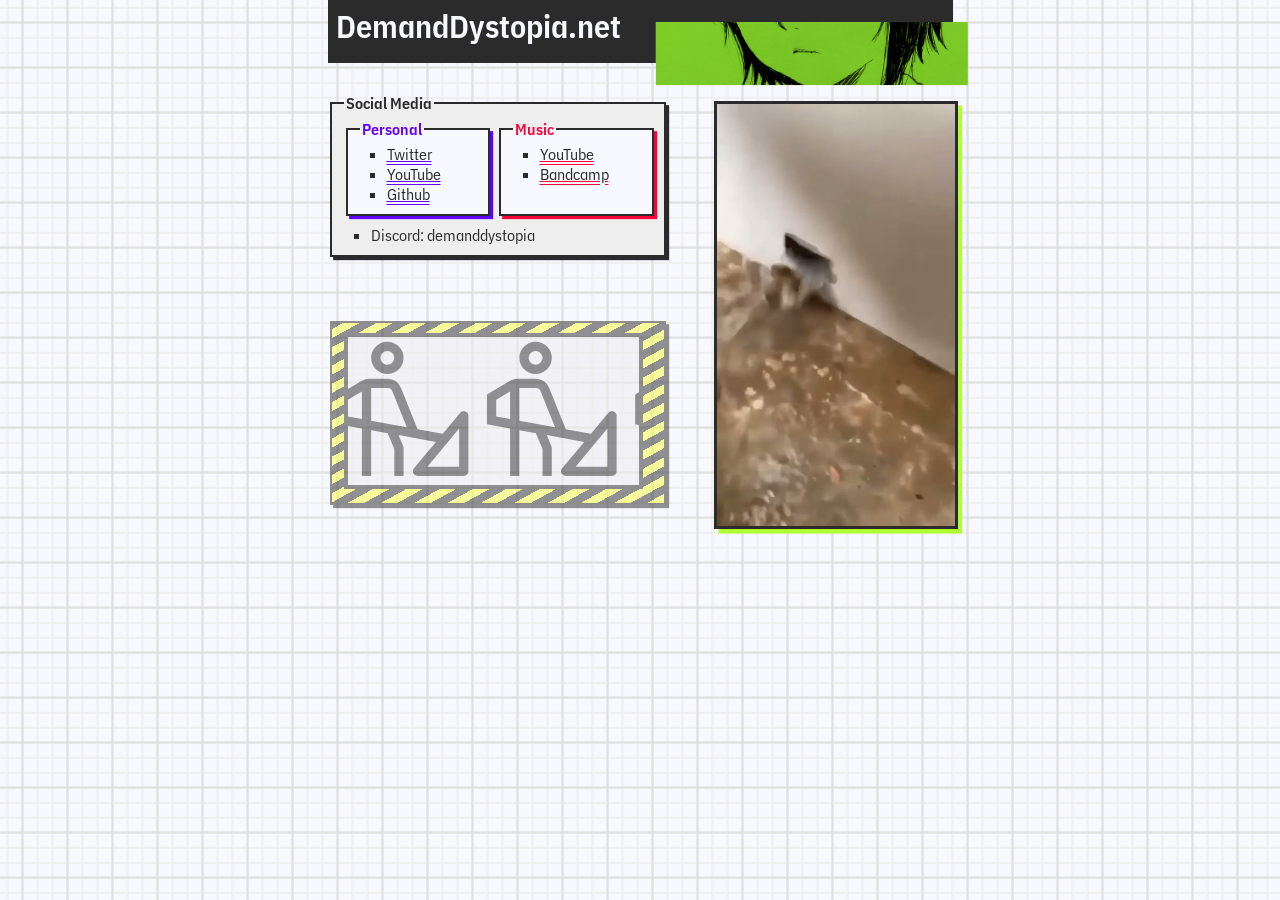
<file: index.html>
<!DOCTYPE html>
<html lang="en-US">
<head>

<link rel="icon" type="image/png" sizes="32x32" href="resources/favicon-32x32.png">
<link rel="icon" type="image/png" sizes="16x16" href="resources/favicon-16x16.png">
<link rel="shortcut icon" href="resources/favicon.ico">
<meta name="theme-color" content="#FF0038">

<title>[DemandDystopia]</title>
<meta name=viewport content="wilih=device-wilih, initial-scale=1">

<link href="main.css" rel="stylesheet">
<link href="reset.css" rel=stylesheet>

<style>
@font-face {
	font-family: "Plex Sans";
	src:
		local("IBM Plex Sans Var"),
		url('_res/IBM Plex Sans Var-Roman.woff2') format("woff2")
}

/* @font-face {
	font-family: "Plex Mono";
	src:
		local("IBM Plex Mono")
} */

* {
	/* --clr-a: color-mix(in srgb, red, deeppink); */
	/* --clr-a: oklch(from greenyellow l calc(c * 5) calc(h + 243)); */
	/* --clr-a: color-mix(in lab, var(--clr-bl) 50%, hsl(from greenyellow calc(h + 255) calc(s * 4) calc(l * 1.125)) ); */
	--clr-a: #FF0038; /* result from above */ 
	/* --clr-a: hsl(from greenyellow calc(h + 255) calc(s * 4) calc(l * 1.125)); */
}
html {

	--clr-a2: hsl(from var(--clr-a) calc(h + 160) s l );
	--clr-3: #f5ff3b; 
	--clr-a2: greenyellow;
	--clr-blue: oklch(50% 0.3 284);
	--clr-prpl: color-mix(in lab, var(--clr-blue), var(--clr-a));
	--clr-wh: ghostwhite;
	--clr-bl: #2b2b2b; 

	--profile-size: 3lh;
	--xx-shdw: .5ch .5ch 0;
	--x-shdw: .35ch .35ch 0;
	color: var(--clr-bl);
	/* font-family: 'IBM Plex Serif', serif; */
}

	::selection {
				color: var(--clr-bl);
		background-color: var(--clr-a2);
	}

body {

    background:

    linear-gradient(
		to right,
        var(--g_color) var(--g_thickness),transparent var(--g_thickness)
    ) var(--g-decl),
    linear-gradient(
		to top,
        var(--g_color) var(--g_thickness), transparent var(--g_thickness)
    ) var(--g-decl),
    linear-gradient(
      to left,
      var(--g_color) var(--g_thickness), transparent var(--g_thickness)
    ) var(--g-decl),
    linear-gradient(
		to bottom,
      	var(--g_color) var(--g_thickness), var(--g_bg_color) var(--g_thickness)
	 ) var(--g-decl)
	
	 ,
	
	 linear-gradient(
		to right,
		var(--g2_color) var(--g2_thickness),transparent var(--g2_thickness)
	 ) var(--g2-decl),
    linear-gradient(
		to top,
        var(--g2_color) var(--g2_thickness), transparent var(--g2_thickness)
    ) var(--g2-decl),
    linear-gradient(
      to left,
      var(--g2_color) var(--g2_thickness), transparent var(--g2_thickness)
    ) var(--g2-decl),
    linear-gradient(
		to bottom,
      	var(--g2_color) var(--g2_thickness), var(--g2_bg_color) var(--g2_thickness)
	 ) var(--g2-decl)
		 ;
	--g_bg_color: transparent;
	--g_color: #ddd;
	
	/* --g_thickness: .0625ch;
	--g_thickness: .0625ch;
	--g_thickness: .25ch; */
	--g_thickness: 1px;
	--bg_size: 5vmin;
	--bg_pos: calc(var(--bg_size) * .5);
	/* --bg_pos: 50%; */
	--g-decl: var(--bg_pos) var(--bg_pos) / var(--bg_size) var(--bg_size) repeat repeat;
	
	--g2_color: #eee;
	--g2_bg_color: var(--clr-wh);
	--g2_thickness: 1px;
	--g2_bg_size: calc(var(--bg_size) / 3);
	--g2_bg_pos: calc(var(--g2_bg_size) / 2);
	/* --g2_bg_pos: 50%; */
	/* --g2_bg_pos: ; */
	--g2-decl:
		calc( var(--g2_bg_pos)
			/* + (var(--g2_thickness) / 3) */
		)
		calc( var(--g2_bg_pos) 
			+ (var(--g2_thickness) / 3)
		)
		/
		var(--g2_bg_size) var(--g2_bg_size) repeat repeat; 
	/* background-position: var(--bg_pos) var(--bg_pos); */
  /* background-repeat: round repeat; */
  /* background-size: var(--bg_size) var(--bg_size); */
 
  }


body {
	font-family: 'Plex Sans', sans-serif;
	font-stretch: 85%;
	font-feature-settings:
	'ss01',
	'ss02'
	/* 'ss05' */
	
/*
	+------+---------+
	| OT   | Affects |
	+------+---------+
	| ss01 | a → ɑ	 |
	| ss02 | g → ɡ   |
	| ss03 | 0 + /   |
	| ss05 | ß → ſʒ  |
	+------+---------+
*/
	;
	/* font-family: 'IBM Plex Mono'; */

	display: grid;
	--gutter: 10vmin;
	grid-template-columns: var(--gutter) [header-start main-start] 1fr [header-end main-end] var(--gutter);
	grid-template-rows: [header-start] auto [header-end main-start] 1fr [main-end];
	main {grid-area: main}
	header {grid-area:header} 
	main,header {
		width: clamp(625px, 625px, 75vw);
	}
	min-height: 95vh;
	justify-items: center;
	margin:0;
	padding:0;
}

main {
	grid-column: 2;
	margin:0;
	padding:0;
}


@keyframes wiggle {
	0%,50%,100% {background-position-x: 0%;}
	25% { background-position-x: 5%}
	75% { background-position-x: -5%}
}

.title {
	padding: 0.125lh .5ch;
	/* isolation: isolate; */
	font-size: xx-large;
	/* background-color: var(--clr-a); */
	/* color: var(--clr-wh); */
	z-index: 105;
	min-height: 1.5lh;
	color: var(--clr-wh);
	font-weight: 625;
	/* text-shadow: .125ch .125ch 0 lime; */
	position:relative; &::after, &::before {content: "";position: absolute;
		transition: background 1500ms}
	&::before {
		z-index: -100;
		inset: 0;
		background-color: var(--clr-bl);
		
	}
	&::after {
		z-index: -99;
		inset: 40% -5% -25% 15%; /* TRdl */
		inset: 40% -5% -25% 47%; /* TRdl */
		inset: 40% -5% -25% 30%; /* TRdl */
		inset: 0 25%;
		translate: 55% 35%;
		background: url('_res/lain.jpg');
		background-size: 100%;
		background-position-y: 60%;
		/* rotate: 4deg; */
		background-blend-mode: multiply;
		background-repeat: no-repeat;
		
		/* background-color: #ff0000;
		*/
		
		background-color: var(--clr-a);
		background-color: var(--clr-a2);
					/* transition-delay: 500ms; */
	}
	&::before {
		/* background-image: url('_res/lain.jpg'); */
		background-blend-mode: multiply;
		background-repeat: no-repeat;
		background-blend-mode: darken;
		background-position-y: 56%;
		background-position-y:  15%;
	}
}

:is(:has(:any-link:hover),:has(.id:hover)) .title,
.title:hover {
		/* &::before {
			background-position-y: 42%;
			background-position-y: 38%;
		} */
		&::after {
			background-size: 105%;
			background-position-y: 41%;
			transition-delay: 500ms;
			transition: background 1500ms;
		}
}

.title {
	:has(#social-media .id:hover) &::after {background-color: var(--clr-prpl);}
	:has(#music:hover) &::after {background-color: var(--clr-a);}
	:has(#general:hover) &::after {background-color: var(--clr-blue);}
}

legend {
	font-weight: 600;
}

fieldset {
	border: .3ch solid var(--clr-bl);
}

.id {
	user-select: all;
	cursor: copy;
	font-stretch: 85%;

	&::selection {
		background-color: var(--clr-blue);
		color: var(--clr-wh)
	}
}

h2 {
	/* background-color: var(--clr-wh); */
	/* border: .25ch solid #ddd; */
	/* display: inline-block; */
	/* box-shadow: .25ch .25ch 0 red; */
}

#general,#music {
	box-shadow: var(--x-shdw) var(--_clr);
	:any-link {text-decoration-color: var(--_clr);}
	:any-link, .id {transition: color 150ms;
	&:hover {color: var(--_clr)}}
	.id::selection {background-color: var(--_clr);}
	legend {color: var(--_clr) };
}
#general, #music {
	width: 100%;
	background-color: var(--clr-wh);
}

#social-media, #tbd {
	box-shadow: var(--x-shdw) var(--clr-bl);
	width: 100%;
	background-color: #eee;
	display: grid;
	grid-template-columns: 1fr 1fr;
	grid-template-rows: 1fr;
	gap: 1ch;
	.id {
		transition: color 150ms;
		&::selection{
			background-color: var(--clr-prpl);
		}
		&:hover {
			color: var(--clr-prpl);
		}
	}
}

ul,li {
	padding: 0;
	margin: 0 1.5ch 0;
}

#general {
	--_clr: var(--clr-blue);
}
#music {
	--_clr: var(--clr-a)
}
/* fieldset ~ fieldset, */
article ~ article {
	margin-top: .5lh;
}


.grid {
	display: grid;
	grid-template-columns:  
	[links-start const-start] 1fr [links-end const-end]
	5ch
	[video-start] 1fr [video-end]
	;
	
	grid-template-rows: 
	[links-start video-start] 1fr [links-end const-start]
	1fr [video-end const-end];
}

@media (width < 625px) {
	body {
		main,header {width:100%}
	}
	.grid {
		grid-template-columns:
		[links-start video-start const-start] auto [links-end video-end const-end];
		grid-template-rows:
			[links-start] auto [links-end video-start] auto [video-end const-start] 12lh [const-end]
	}
	video {
			justify-self: center;
			width: 100%;
			object-fit: cover;
			/* height: 100% */
	}
}

article:first-of-type {
	grid-area: links;}
	article:nth-of-type(2) {
		grid-area: const;
	}

video {
	background-color: var(--clr-bl);
	/* grid-column: 3;
	grid-row: span 2; */
	grid-area: video;
	/* object-fit: cover; */
	/* margin-top: .83em; */
	margin-top: .5em;
	margin-left: 5px; /*🌌*/
	height: max-content;
	/* ^ only needed if h2 is present 
	max-height: 500px;*/
	box-shadow: var(--xx-shdw) var(--clr-a2);
	border: .35ch solid var(--clr-bl);
}

#tbd {
	/* box-shadow: var(--xx-shdw) var(--clr-3); */
	--_bg-w: 1em;
	--_bg-w-2: calc( var(--_bg-w) * .5);
	background:
	repeating-linear-gradient(
		to bottom right,
		var(--clr-bl) 0 var(--_bg-w-2),
		var(--clr-3) var(--_bg-w-2) var(--_bg-w)
	) border-box ;
	display: grid;
	place-items: center;
	container-type: size;
	height: 50%;

}


article:nth-child(2) {
	height: 84.5%;
}
.marquee {
	background-color: #eee;
border: .5ch solid var(--clr-bl);
margin-inline: auto;
width: 200%;
}
svg {

	width: 100%;
	height: 90cqh;
}

header {
	margin-bottom: 1.5lh;
	img {
		max-height: var(--profile-size);
		z-index: 150;
		margin-left: auto;

		border-radius: 100vmax;
		border: 0ch solid var(--clr-wh);

	}
}
</style>

</head>

<body>
<header>
<div class="title" href="#">
	<div>DemandDystopia<span class="alt">.net</span></div>
	<!-- <img src="_res/pfp_gh.jpg"> -->
</div>
</header>



<main>
<section class=grid>
	<article>
    <!-- <h2>Links</h2> -->
    <fieldset id=social-media aria-labelledby=social-media-h>
        <legend id=social-media-h>Social Media</legend>
        <fieldset id=general>
            <legend>Personal</legend>
            <ul>
                <li><a target="_blank" href="https://x.com/DemandDystopia">Twitter</a>
                <li><a target="_blank" href="https://www.youtube.com/@Raven_DemandDystopia">YouTube</a> 
				<li><a target="_blank" href="https://github.com/DemandDystopia">Github</a> 
			</ul>
			</fieldset>
			<fieldset id=music>
			<legend>Music</legend>
			<ul>
				<li><a target="_blank" href="https://www.youtube.com/@DemandDystopia">YouTube</a> 
				<li><a target="_blank" href="https://demanddystopia.bandcamp.com">Bandcamp</a>
			</ul>
		</fieldset>
			<ul style="grid-column: span 2">
				<li>Discord: <span class="id">demanddystopia</span></li>
    </fieldset>
	</article>
	<article style="opacity:.5">
		<fieldset id="tbd"
		style="min-height: 100%;">
		<!-- <legend style="background-color:var(--clr-bl); color: var(--clr-3)">more to follow...</legend> -->
<div class="marquee">
		<svg cite="Edited vesion of 'Construction' from https://www.ibm.com/design/language/iconography/ui-icons/library/" id="Layer_1" data-name="Layer 1" xmlns="http://www.w3.org/2000/svg" width="32" height="32" viewBox="64 0 32 32">
  <defs>
	<g id="man">
    <style>
      .cls-1 {
        fill: none;
      }
	  path {
		fill: var(--clr-bl)
	  }
    </style>
	<path d="M29.34,16.06a1.0007,1.0007,0,0,0-1.1084.3L24.46,20.8857l-5.4355-.9882-3.602-8.9512A3.014,3.014,0,0,0,12.6138,9h-4.06A3.0018,3.0018,0,0,0,7.01,9.4277L2,12.4336v6.4009l5,.9092V30H9V20.1074l3.5652.648L14,24.2V30h2V23.8l-1.0911-2.6182L22.99,22.6509,18.2319,28.36A1,1,0,0,0,19,30H29a1,1,0,0,0,1-1V17A1,1,0,0,0,29.34,16.06ZM4,17.1655V13.5664l3-1.8v5.9448Zm5,.9092V11h3.6138a1.0141,1.0141,0,0,1,.9453.6709l3.14,7.8037ZM28,28H21.1353L28,19.7617Z" transform="translate(0 0)"/>
	<path d="M12.5,8A3.5,3.5,0,1,1,16,4.5,3.5042,3.5042,0,0,1,12.5,8Zm0-5A1.5,1.5,0,1,0,14,4.5,1.5017,1.5017,0,0,0,12.5,3Z" transform="translate(0 0)"/>
	<rect id="_Transparent_Rectangle_" data-name="&lt;Transparent Rectangle&gt;" class="cls-1" width="32" height="32"/>
</g>
</defs>

<use href="#man" x="-32">
	<animate attributeName="x" values="-32;32"
		dur="5s" repeatCount="indefinite"/>
</use>
<use href="#man" x="0">
	<animate attributeName="x" values="0;64"
		dur="5s" repeatCount="indefinite"/>
</use>
<use href="#man" x="32">
	<animate attributeName="x" values="32;96"
		dur="5s" repeatCount="indefinite"/>
</use>
<use href="#man" x="64">
	<animate attributeName="x" values="64;128"
		dur="5s" repeatCount="indefinite"/>
</use>
<use href="#man" x="96">
	<animate attributeName="x" values="96;160"
		dur="5s" repeatCount="indefinite"/>
</use>
</svg>
</div>
	</article>
<video controls width="283.6" height="499.983" loop autoplay muted >
	<source src="frog.webm" type="video/webm">
</video>

</section>
</main>

</body>
</html>
</file>
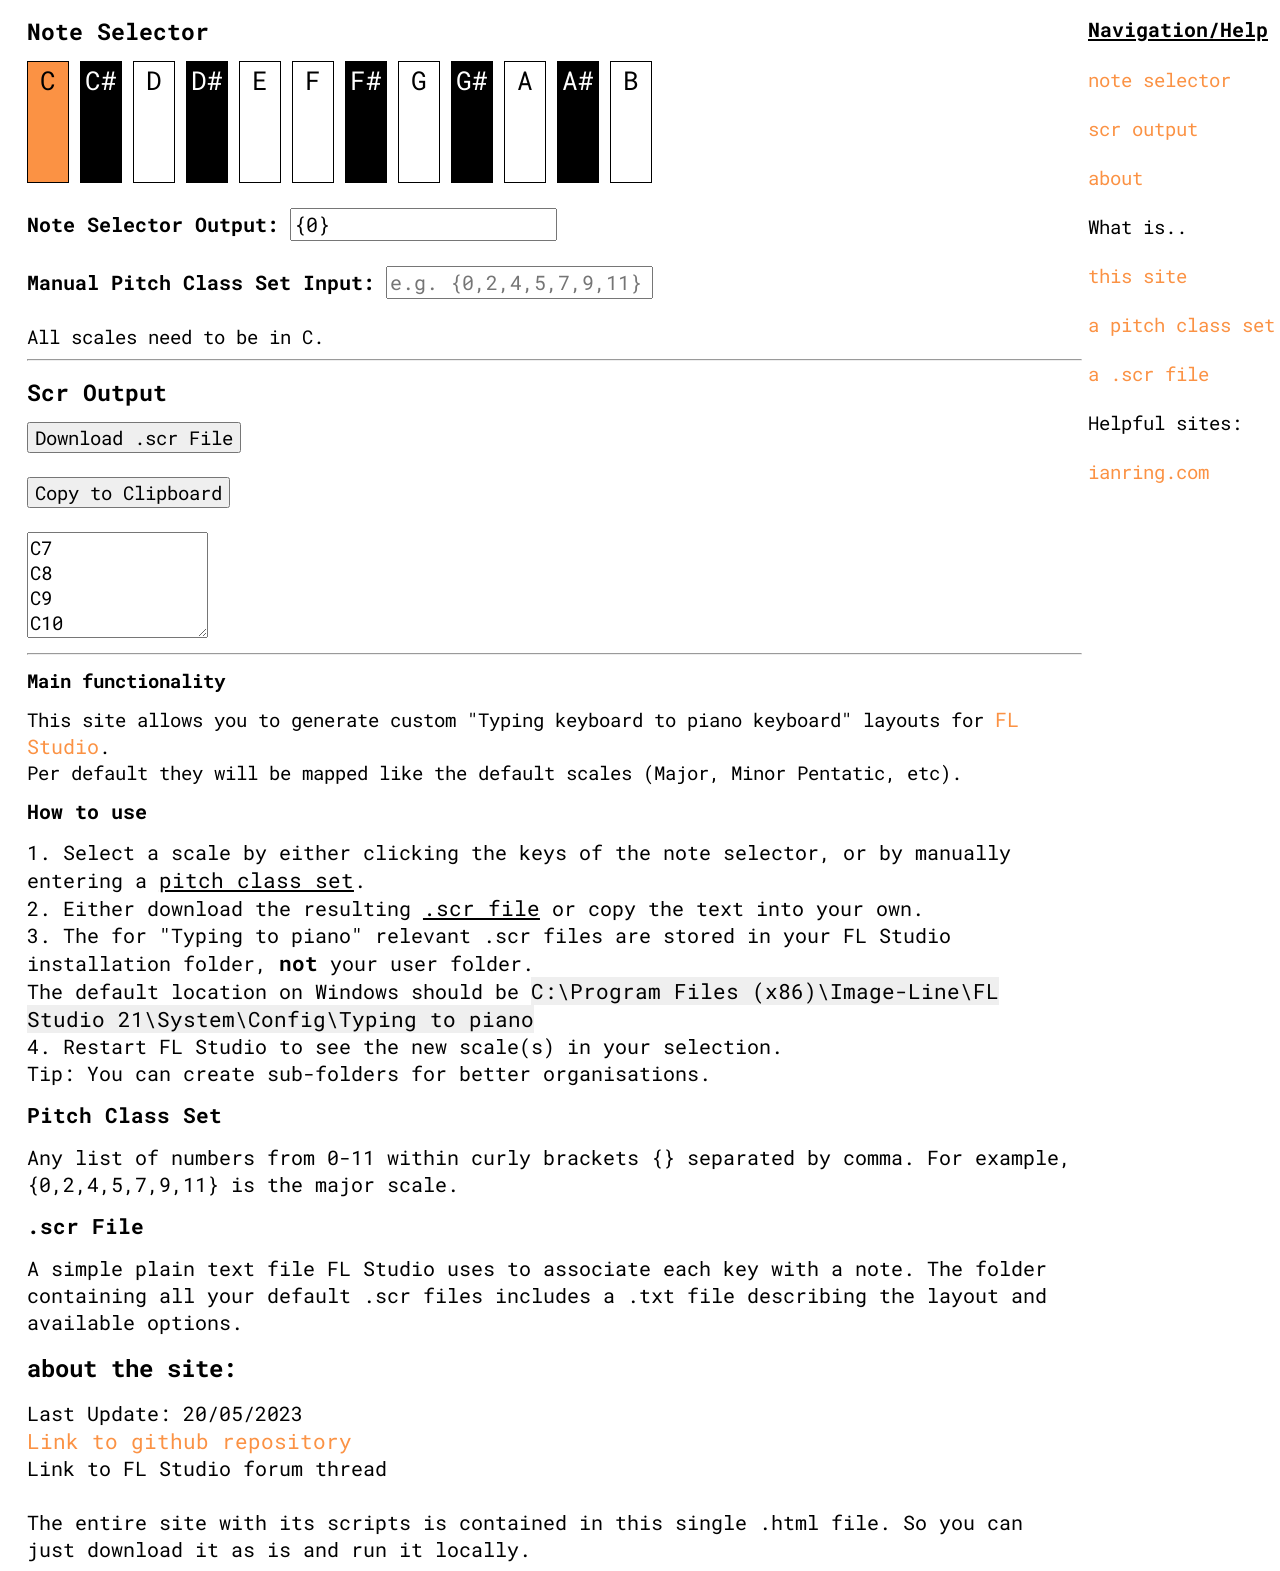
<file: flscr/index.html>
<!DOCTYPE html>
<html>
<head>
  <title>scr toolkit</title>
  	<link rel="preconnect" href="https://fonts.googleapis.com">
	<link rel="preconnect" href="https://fonts.gstatic.com" crossorigin>
	<link href="https://fonts.googleapis.com/css2?family=Roboto+Mono&display=swap" rel="stylesheet">
	

  <style>
	* {
	 font-size: 105%;
	 font-family: 'Roboto Mono', monospace;

	}
	
	.piano {
	user-select: none;
	}
	
    .key {
      display: inline-block;
	  font-size:135%;
	  text-align: center;
      width: 40px;
      height: 120px;
      border: 1px solid #000;
      background-color: #fff;
      cursor: pointer;

    }
    .key.black {
      background-color: #000;
      color: #fff;
    }
    .key.red {
      background-color: #FB9244;
    }
	.key.black.red {
	 background-color: #E85028;
	}
	a {
	color: #FB9244;
	text-decoration: none;
	}
	
	textarea {
	height: 100px;
	width: 175px;
	}
	
	h1:target {
	color: #FB9244;
	}
	
	.sidebar { 
	width:15%;
	padding-left: 15px;
	right:0;
	display: flex;
	flex-direction: column;
	position: fixed;
	}
	
	.main {
	margin-right:15%;
	margin-left:1.5%;
	margin-top:1.25%;
	}
	
	.trueh1 {
	font-size: 125%;
	}
	
	.info {
	color: #E85028;
	}
  </style>
</head>
<body>


<div class="sidebar">
  <b><u>Navigation/Help</u></b><br>
	<a href="#note selector" class="sidebarlink">note selector</a><br>
    <a href="#scroutput" class="sidebarlink">scr output</a><br>
	<a href="#about" class="sidebarlink">about</a><br>
	<span>What is..</span><br>
	<a href="#functionality" class="sidebarlink">this site</a><br>
	<a href="#pitchclass" class="sidebarlink">a pitch class set</a><br>
	<a href="#scrfile" class="sidebarlink">a .scr file</a><br>

	<span>Helpful sites:</span><br>
	<a href="https://ianring.com/musictheory/">ianring.com</a>
</div>
<div class="main">

  <h1 class="trueh1" id="note selector">Note Selector</h1>
  <div class="piano" id="piano">
    <div class="key white selected" onclick="selectKey(0)">C</div>
    <div class="key black" onclick="selectKey(1)">C#</div>
    <div class="key white" onclick="selectKey(2)">D</div>
    <div class="key black" onclick="selectKey(3)">D#</div>
    <div class="key white" onclick="selectKey(4)">E</div>
    <div class="key white" onclick="selectKey(5)">F</div>
    <div class="key black" onclick="selectKey(6)">F#</div>
    <div class="key white" onclick="selectKey(7)">G</div>
    <div class="key black" onclick="selectKey(8)">G#</div>
    <div class="key white" onclick="selectKey(9)">A</div>
    <div class="key black" onclick="selectKey(10)">A#</div>
    <div class="key white" onclick="selectKey(11)">B</div>
  </div>
  <b>
<br>
  <span id="text">Note Selector Output:</span>
  <input type="text" id="output" readonly><br><br>
  <span id="text">Manual Pitch Class Set Input:</span>
  <input type="text" id="input" placeholder="e.g. {0,2,4,5,7,9,11}" oninput="handleInput()"><br>
  </b><span class="info" id="info"></span><br>
  <span id="text">All scales need to be in C.</span>
  
  <hr>
  
  <h1 class="trueh1" id="scroutput">Scr Output</h1>
  <button onclick="downloadTextFile()">Download .scr File</button><br><br>
  <button onclick="copyToClipboard()">Copy to Clipboard</button><br><br>
  
  <textarea id="outputPitchSet" readonly></textarea>
  
  <hr>

  <h1>Main functionality</h3>
  <span id="text">This site allows you to generate custom "Typing keyboard to piano keyboard" layouts for <a href="https://www.image-line.com/fl-studio/">FL Studio</a>.
  <br>Per default they will be mapped like the default scales (Major, Minor Pentatic, etc). 
  
  <h1 id="functionality">How to use</h3>
  <span id="text">1. Select a scale by either clicking the keys of the note selector, or by manually entering a <u>pitch class set</u>.
  <br>2. Either download the resulting <u>.scr file</u> or copy the text into your own. 
  <br>3. The for "Typing to piano" relevant .scr files are stored in your FL Studio installation folder, <b>not</b> your user folder.<br>
  The default location on Windows should be <span style="background-color: #EFEFEF">C:\Program Files (x86)\Image-Line\FL Studio 21\System\Config\Typing to piano</span>
  <br>4. Restart FL Studio to see the new scale(s) in your selection. 
  <br>Tip: You can create sub-folders for better organisations.
  <h1 id="pitchclass">Pitch Class Set</h3>Any list of numbers from 0-11 within curly brackets {} separated by comma. For example, {0,2,4,5,7,9,11} is the major scale.
  <h1 id="scrfile">.scr File</h3>
  A simple plain text file FL Studio uses to associate each key with a note. The folder containing all your default .scr files includes a .txt file describing the layout and available options.
  </span>
  <h1 class="trueh1" id="about" >about the site:</h1> 
  <span id="text">Last Update: 20/05/2023<br>
  <a href="https://github.com/underscoreraven/underscoreraven.github.io">Link to github repository</a><br>
  Link to FL Studio forum thread
  <br><br>The entire site with its scripts is contained in this single .html file. So you can just download it as is and run it locally.
</div>

  <script>

// NOTE SELECTOR
    var selectedKeys = [0];

    function selectKey(keyValue) {
      if (keyValue === 0) {
        return;
      }

      var index = selectedKeys.indexOf(keyValue);

      if (index === -1) {
        selectedKeys.push(keyValue);
      } else {
        selectedKeys.splice(index, 1);
      }

      selectedKeys.sort(function(a, b) {
        return a - b;
      });

      updatePiano();
      updateOutput();
    }

    function updatePiano() {
      var keys = document.getElementsByClassName('key');

      for (var i = 0; i < keys.length; i++) {
        var keyValue = parseInt(keys[i].getAttribute('onclick').match(/\d+/)[0]);

        if (selectedKeys.indexOf(keyValue) !== -1) {
          keys[i].classList.add('red');
        } else {
          keys[i].classList.remove('red');
        }
      }
    }

    function updateOutput() {
      var output = '{' + selectedKeys.join(',') + '}';
      document.getElementById('output').value = output;
	  convertPitchSet(); // CONVERT PITCH SET
    }

    function handleInput() {
      var input = document.getElementById('input').value;
      var regex = /^\{([0-9,\s]*)\}$/;

      if (regex.test(input)) {
        var values = input
          .slice(1)
          .split(',')
          .map(function(key) {
            return parseInt(key.trim());
          })
          .filter(function(key) {
            return !isNaN(key);
          });

        var validInput = values.every(function(key) {
          return key >= 0 && key <= 11 && !isNaN(key);
        });

        var containsZero = values.includes(0);
        var hasDuplicates = new Set(values).size !== values.length;

        if (validInput) {
          if (containsZero) {
            if (hasDuplicates) {
              document.getElementById('info').textContent = 'Duplicate values are not allowed.';
            } else {
              selectedKeys = values;
              selectedKeys.sort(function(a, b) {
                return a - b;
              });

              updatePiano();
              updateOutput();
              document.getElementById('info').textContent = '';
            }
          } else {
            document.getElementById('info').textContent = 'The pitch class set must contain the number 0.';
          }
        } else {
          document.getElementById('info').textContent = '';
          selectedKeys = [];
          updatePiano();
          updateOutput();
        }
      } else {
        document.getElementById('info').textContent = 'Please enter the pitch class set in the format {0,2,5,...}.';
      }
    convertPitchSet(); // CONVERT PITCH SET
	}

    // Select the "C" key on page load
    window.onload = function() {
      selectKey(0);
      updatePiano();
      updateOutput();
    };
	
// PITCH CONVERTER

       function convertPitchSet() {
           var inputPitchSet = document.getElementById("output").value;
           var outputPitchSet = document.getElementById("outputPitchSet");
           // var startNumber = parseInt(document.getElementById("startNumber").value);
		var startNumber = 7;

           // Extract the pitch values from the input
           var regex = /(\d+)/g;
           var pitches = inputPitchSet.match(regex);

           // Check if the pitch set is valid
           if (!pitches || pitches.some(function(pitch) {
               return parseInt(pitch) < 0 || parseInt(pitch) > 11;
           })) {
               document.getElementById('info').textContent = 'Invalid pitch set. Please enter valid numbers between 0 and 11 separated by commas.';
               return;
           }

           var totalLength = 52; // Total number of lines

           // Map the pitch set to piano keys with numbering
           var pianoKeys = pitches.map(function(pitch) {
               var note = ["C", "C#", "D", "D#", "E", "F", "F#", "G", "G#", "A", "A#", "B"];
               return note[parseInt(pitch)];
           });

           // Generate the output pitch set
	var sequence = [];
for (var i = 0; i < totalLength; i++) {
    var currentNumber;
    switch (true) {
        case (i < 12):
            currentNumber = startNumber + Math.floor(i / pitches.length);
            sequence.push(pianoKeys[i % pitches.length] + currentNumber);
            break;
        case (i >= 14 && i < 26):
            currentNumber = startNumber - 1 + Math.floor((i - 14) / pitches.length);
            sequence.push(pianoKeys[(i - 14) % pitches.length] + currentNumber);
            break;
        case (i >= 28 && i < 39):
            currentNumber = startNumber - 2 + Math.floor((i - 28) / pitches.length);
            sequence.push(pianoKeys[(i - 28) % pitches.length] + currentNumber);
            break;
        case (i >= 42 && i < 53):
            currentNumber = startNumber - 3 + Math.floor((i - 42) / pitches.length);
            sequence.push(pianoKeys[(i - 42) % pitches.length] + currentNumber);
            break;
        case (i === 39 || i === 42):
            sequence.push("FREE");
            break;
        case (i === 43):
            sequence.push(pianoKeys[0] + (startNumber + Math.floor(i / pitches.length)));
            break;
        default:
            sequence.push("FREE");
            break;
    }
}


            outputPitchSet.value = sequence.join("\n");
        }
		
// DOWNLOADER 

function downloadTextFile() {
    var text = document.getElementById("outputPitchSet").value;
    var element = document.createElement("a");
    var file = new Blob([text], {type: 'text/plain'});
    element.href = URL.createObjectURL(file);
    element.download = "Scale.scr";
    document.body.appendChild(element);
    element.click();
}

function copyToClipboard() {
    var text = document.getElementById("outputPitchSet").value;
    navigator.clipboard.writeText(text)
        .then(function() {
            alert("Text copied to clipboard!");
        })
        .catch(function(error) {
            console.error("Error copying text: ", error);
        });
}
</script>
</body>
</html>
</file>
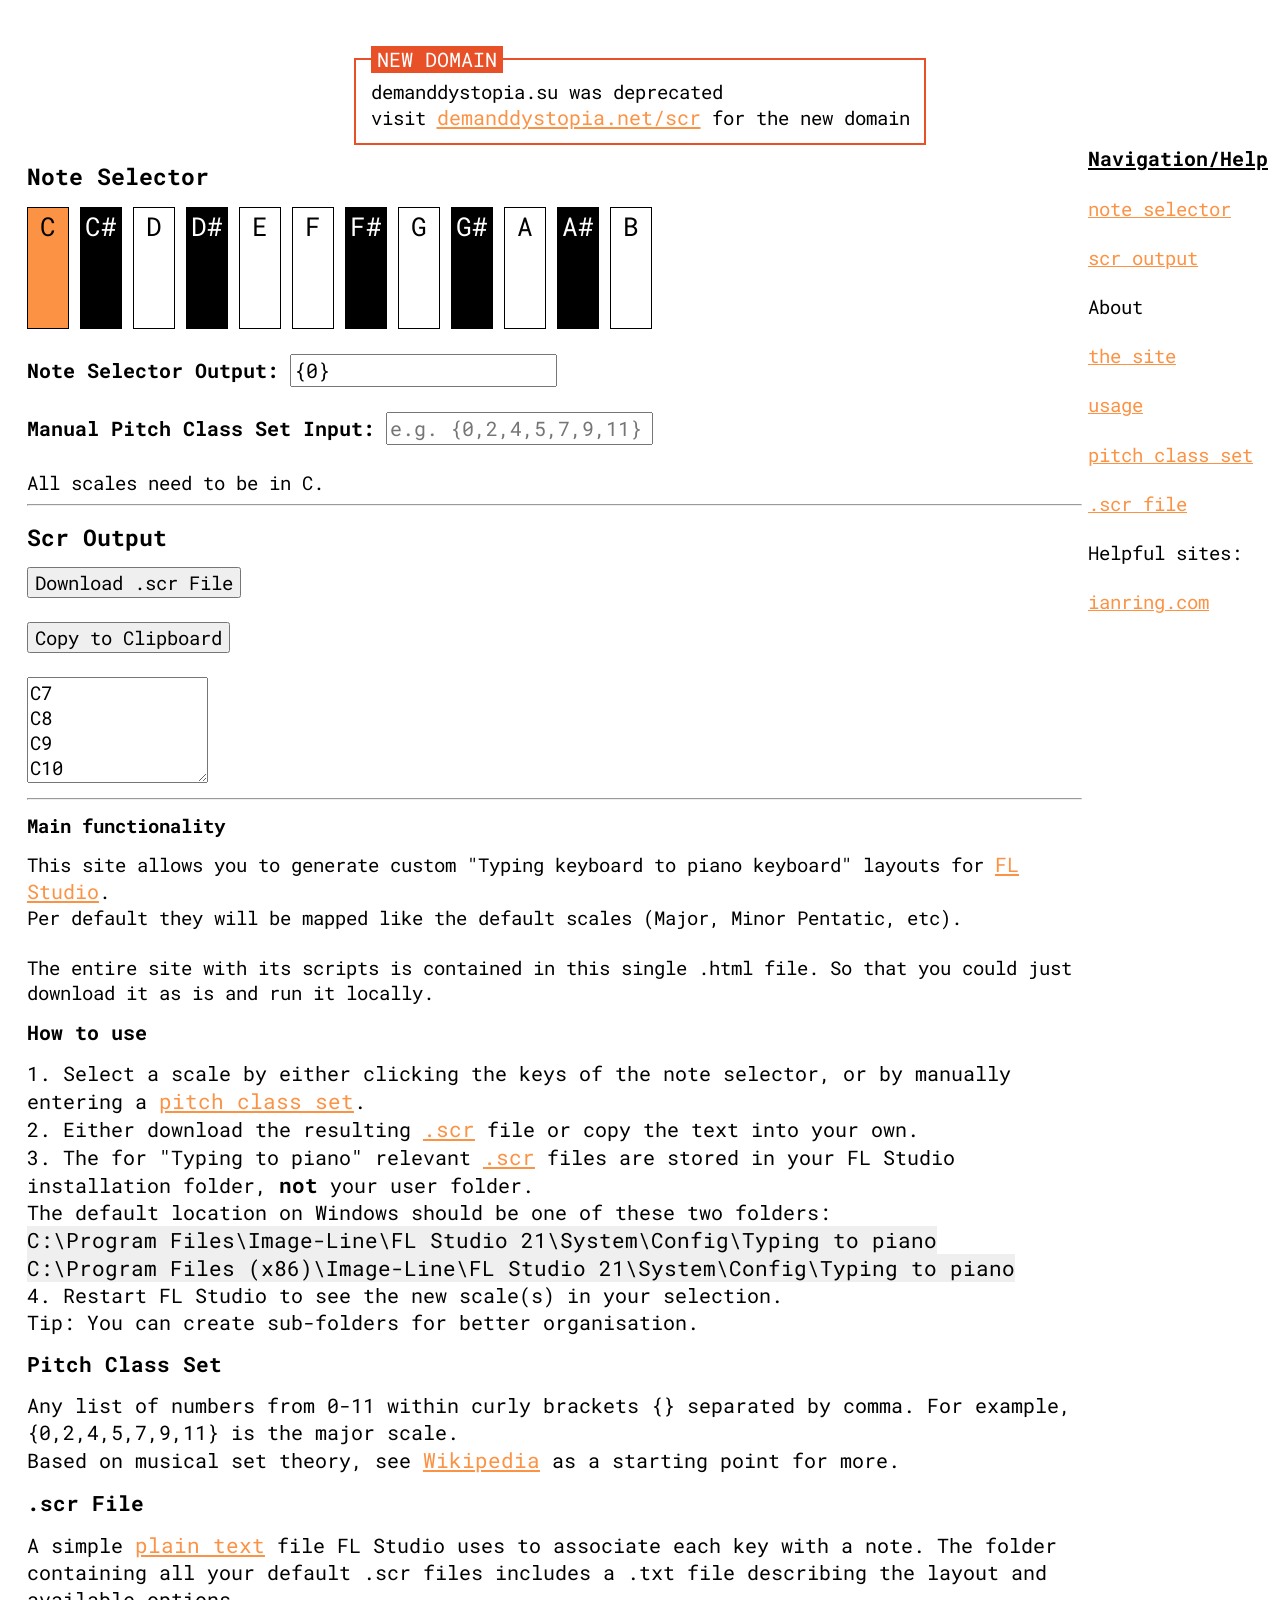
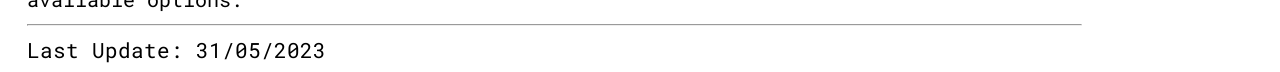
<file: scr/index.html>
<!DOCTYPE html>
<html>
<head>
  <title>scr toolkit</title>
  	<link rel="preconnect" href="https://fonts.googleapis.com">
	<link rel="preconnect" href="https://fonts.gstatic.com" crossorigin>
	<link href="https://fonts.googleapis.com/css2?family=Roboto+Mono&display=swap" rel="stylesheet">
	<meta name=viewport content="width=device-width, initial-scale=0.5">

  <style>

html {
  scroll-behavior: smooth;
}

@keyframes targetted {  
    0% {  
       background-color: var(--color1);  
       outline: .125em solid var(--color1); 
       color:var(--100);
    }  
    50% { color: var(--100);}
    
    100% { outline: .125em solid transparent;
    color: var(--color1);
      
    }  
}  
:target {animation: targetted 2500ms step-end;
}
	* {
	 font-size: 105%;
	 font-family: 'Roboto Mono', monospace;
}
h1:target {
	color: var(--color1);
	}
	
	:root {
	  --color1: #FB9244;
	  --color2: #E85028;
	  --000: black;
	  --100: white;
	}
	
	.piano {
	user-select: none;
	}
	
    .key {
      display: inline-block;
	  font-size:135%;
	  text-align: center;
      width: 40px;
      height: 120px;
      border: 1px solid var(--000);
      background-color: var(--100);
      cursor: pointer;

    }
    .key.black {
      background-color: #000;
      color: #fff;
    }
    .key.red {
      background-color: var(--color1);
    }
	.key.black.red {
	 background-color: var(--color2);
	}
	a {
	color: var(--color1);
	  text-decoration: .125ch dotted underline color-mix(currentcolor, transparent);
		  transition: 0.085s;
  }
  a:hover {
    text-decoration-style: solid;
    color: var(--color2);
  }
	
	textarea {
	height: 100px;
	width: 175px;
	}
	
	.sidebar { 
	width:15%;
	padding-left: 15px;
	right:0;
	display: flex;
	flex-direction: column;
	position: fixed;
	}
	
	.main {
	margin-right:15%;
	margin-left:1.5%;
	margin-top:1.25%;
	}
	
	.trueh1 {
	font-size: 125%;
	}
	
	.info {
	color: var(--color2);
	}
	
	.notice {
	  background-color: oklch(from var(--color2) calc(l * 1.5) calc(c * .75) 20 / .75);
	 
	  max-inline-size: 70vw;
	  strong { display: block};
	  outline: 2px solid oklch(from var(--color2) l calc(c * .75) 20 / 1);
	}

  	fieldset {
		text-align: left;
		margin-top:1.5lh;
		width: max-content;
		color: black;
		border: .25ch solid var(--color2);
		background-color: color-mix(var(--100) 80%, var(--color2));
	}
	legend {
		margin-right: auto;
	color:black;
	background-color: var(--color2);
  color: var(--100);
	padding-inline: .5ch;
	}
  </style>
</head>
<body>
  <div style="display:grid; place-items: center;">
<fieldset><legend>NEW DOMAIN</legend>
demanddystopia.su was deprecated
<br>visit <a href="https://demanddystopia.net/scr">demanddystopia.net/scr</a> for the new domain
</fieldset></div>
<!--  -->
  <!-- <strong>This page works but is poorly made.</strong>Experience using mobile and/or requiring accessibility features may be poor. Expect this to change soon. -->
<!-- </p> -->

<div class="sidebar">
  <b><u>Navigation/Help</u></b><br>
	<a href="#note selector" class="sidebarlink">note selector</a><br>
    <a href="#scroutput" class="sidebarlink">scr output</a><br>
	<span>About</span><br>
	<a href="#functionality" class="sidebarlink">the site</a><br>
	<a href="#usage" class="sidebarlink">usage<a/><br>
	<a href="#pitchclass" class="sidebarlink">pitch class set</a><br>
	<a href="#scrfile" class="sidebarlink">.scr file</a><br>

	<span>Helpful sites:</span><br>
	<a href="https://ianring.com/musictheory/">ianring.com</a>
</div>
<div class="main">

  <h1 class="trueh1" id="note selector">Note Selector</h1>
  <div class="piano" id="piano">
    <div class="key white selected" onclick="selectKey(0)">C</div>
    <div class="key black" onclick="selectKey(1)">C#</div>
    <div class="key white" onclick="selectKey(2)">D</div>
    <div class="key black" onclick="selectKey(3)">D#</div>
    <div class="key white" onclick="selectKey(4)">E</div>
    <div class="key white" onclick="selectKey(5)">F</div>
    <div class="key black" onclick="selectKey(6)">F#</div>
    <div class="key white" onclick="selectKey(7)">G</div>
    <div class="key black" onclick="selectKey(8)">G#</div>
    <div class="key white" onclick="selectKey(9)">A</div>
    <div class="key black" onclick="selectKey(10)">A#</div>
    <div class="key white" onclick="selectKey(11)">B</div>
  </div>
  <b>
<br>
  <span id="text">Note Selector Output:</span>
  <input type="text" id="output" readonly><br><br>
  <span id="text">Manual Pitch Class Set Input:</span>
  <input type="text" id="input" placeholder="e.g. {0,2,4,5,7,9,11}" oninput="handleInput()"><br>
  </b><span class="info" id="info"></span><br>
  <span id="text">All scales need to be in C.</span>
  
  <hr>
  
  <h1 class="trueh1" id="scroutput">Scr Output</h1>
  <button onclick="downloadTextFile()">Download .scr File</button><br><br>
  <button onclick="copyToClipboard()">Copy to Clipboard</button><br><br>
  
  <textarea id="outputPitchSet" readonly></textarea>
  
  <hr>

<h1 id="functionality">Main functionality</h3>
<span id="text">This site allows you to generate custom "Typing keyboard to piano keyboard" layouts for <a href="https://www.image-line.com/fl-studio/">FL Studio</a>.
 <br>Per default they will be mapped like the default scales (Major, Minor Pentatic, etc). 
 
 <!--<a href="https://github.com/demanddystopia/demanddystopia.github.io/scr">Link to github repository</a><br>
 Link to FL Studio forum thread-->
 <br><br>The entire site with its scripts is contained in this single .html file. So that you could just download it as is and run it locally.

<h1 id="usage">How to use</h3>
 <span id="text">1. Select a scale by either clicking the keys of the note selector, or by manually entering a <a href="#pitchclass">pitch class set</a>.
 <br>2. Either download the resulting <a href="#scrfile">.scr</a> file or copy the text into your own. 
 <br>3. The for "Typing to piano" relevant <a href="#scrfile">.scr</a> files are stored in your FL Studio installation folder, <b>not</b> your user folder.<br>
 The default location on Windows should be one of these two folders:<br>
 <span style="background-color: #EFEFEF">C:\Program Files\Image-Line\FL Studio 21\System\Config\Typing to piano</span><br>
 <span style="background-color: #EFEFEF">C:\Program Files (x86)\Image-Line\FL Studio 21\System\Config\Typing to piano</span>
 
 <br>4. Restart FL Studio to see the new scale(s) in your selection. 
 <br>Tip: You can create sub-folders for better organisation.

<h1 id="pitchclass">Pitch Class Set</h3>Any list of numbers from 0-11 within curly brackets {} separated by comma. For example, {0,2,4,5,7,9,11} is the major scale.
 <br>Based on musical set theory, see <a href="https://en.wikipedia.org/wiki/Set_theory_(music)">Wikipedia</a> as a starting point for more.

<h1 id="scrfile">.scr File</h3>
 A simple <a href="https://en.wikipedia.org/wiki/Plain_text">plain text</a> file FL Studio uses to associate each key with a note. The folder containing all your default .scr files includes a .txt file describing the layout and available options.
 <br>
<hr>
 <span id="text">Last Update: 31/05/2023<br> </span>


</div>

  <script>

// NOTE SELECTOR
    var selectedKeys = [0];

    function selectKey(keyValue) {
      if (keyValue === 0) {
        return;
      }

      var index = selectedKeys.indexOf(keyValue);

      if (index === -1) {
        selectedKeys.push(keyValue);
      } else {
        selectedKeys.splice(index, 1);
      }

      selectedKeys.sort(function(a, b) {
        return a - b;
      });

      updatePiano();
      updateOutput();
    }

    function updatePiano() {
      var keys = document.getElementsByClassName('key');

      for (var i = 0; i < keys.length; i++) {
        var keyValue = parseInt(keys[i].getAttribute('onclick').match(/\d+/)[0]);

        if (selectedKeys.indexOf(keyValue) !== -1) {
          keys[i].classList.add('red');
        } else {
          keys[i].classList.remove('red');
        }
      }
    }

    function updateOutput() {
      var output = '{' + selectedKeys.join(',') + '}';
      document.getElementById('output').value = output;
	  convertPitchSet(); // CONVERT PITCH SET
    }

    function handleInput() {
      var input = document.getElementById('input').value;
      var regex = /^\{([0-9,\s]*)\}$/;

      if (regex.test(input)) {
        var values = input
          .slice(1)
          .split(',')
          .map(function(key) {
            return parseInt(key.trim());
          })
          .filter(function(key) {
            return !isNaN(key);
          });

        var validInput = values.every(function(key) {
          return key >= 0 && key <= 11 && !isNaN(key);
        });

        var containsZero = values.includes(0);
        var hasDuplicates = new Set(values).size !== values.length;

        if (validInput) {
          if (containsZero) {
            if (hasDuplicates) {
              document.getElementById('info').textContent = 'Duplicate values are not allowed.';
            } else {
              selectedKeys = values;
              selectedKeys.sort(function(a, b) {
                return a - b;
              });

              updatePiano();
              updateOutput();
              document.getElementById('info').textContent = '';
            }
          } else {
            document.getElementById('info').textContent = 'The pitch class set must contain the number 0.';
          }
        } else {
          document.getElementById('info').textContent = '';
          selectedKeys = [];
          updatePiano();
          updateOutput();
        }
      } else {
        document.getElementById('info').textContent = 'Please enter the pitch class set in the format {0,2,5,...}.';
      }
    convertPitchSet(); // CONVERT PITCH SET
	}

    // Select the "C" key on page load
    window.onload = function() {
      selectKey(0);
      updatePiano();
      updateOutput();
    };
	
// PITCH CONVERTER

       function convertPitchSet() {
           var inputPitchSet = document.getElementById("output").value;
           var outputPitchSet = document.getElementById("outputPitchSet");
           // var startNumber = parseInt(document.getElementById("startNumber").value);
		var startNumber = 7;

           // Extract the pitch values from the input
           var regex = /(\d+)/g;
           var pitches = inputPitchSet.match(regex);

           // Check if the pitch set is valid
           if (!pitches || pitches.some(function(pitch) {
               return parseInt(pitch) < 0 || parseInt(pitch) > 11;
           })) {
               document.getElementById('info').textContent = 'Invalid pitch set. Please enter valid numbers between 0 and 11 separated by commas.';
               return;
           }

           var totalLength = 52; // Total number of lines

           // Map the pitch set to piano keys with numbering
           var pianoKeys = pitches.map(function(pitch) {
               var note = ["C", "C#", "D", "D#", "E", "F", "F#", "G", "G#", "A", "A#", "B"];
               return note[parseInt(pitch)];
           });

           // Generate the output pitch set
	var sequence = [];
for (var i = 0; i < totalLength; i++) {
    var currentNumber;
    switch (true) {
        case (i < 12):
            currentNumber = startNumber + Math.floor(i / pitches.length);
            sequence.push(pianoKeys[i % pitches.length] + currentNumber);
            break;
        case (i >= 14 && i < 26):
            currentNumber = startNumber - 1 + Math.floor((i - 14) / pitches.length);
            sequence.push(pianoKeys[(i - 14) % pitches.length] + currentNumber);
            break;
        case (i >= 28 && i < 39):
            currentNumber = startNumber - 2 + Math.floor((i - 28) / pitches.length);
            sequence.push(pianoKeys[(i - 28) % pitches.length] + currentNumber);
            break;
        case (i >= 42 && i < 53):
            currentNumber = startNumber - 3 + Math.floor((i - 42) / pitches.length);
            sequence.push(pianoKeys[(i - 42) % pitches.length] + currentNumber);
            break;
        case (i === 39 || i === 42):
            sequence.push("FREE");
            break;
        case (i === 43):
            sequence.push(pianoKeys[0] + (startNumber + Math.floor(i / pitches.length)));
            break;
        default:
            sequence.push("FREE");
            break;
    }
}


            outputPitchSet.value = sequence.join("\n");
        }
		
// DOWNLOADER 

function downloadTextFile() {
    var text = document.getElementById("outputPitchSet").value;
    var element = document.createElement("a");
    var file = new Blob([text], {type: 'text/plain'});
    element.href = URL.createObjectURL(file);
    element.download = "Scale.scr";
    document.body.appendChild(element);
    element.click();
}

function copyToClipboard() {
    var text = document.getElementById("outputPitchSet").value;
    navigator.clipboard.writeText(text)
        .then(function() {
            alert("Text copied to clipboard!");
        })
        .catch(function(error) {
            console.error("Error copying text: ", error);
        });
}
</script>
</body>
 </html>
</file>
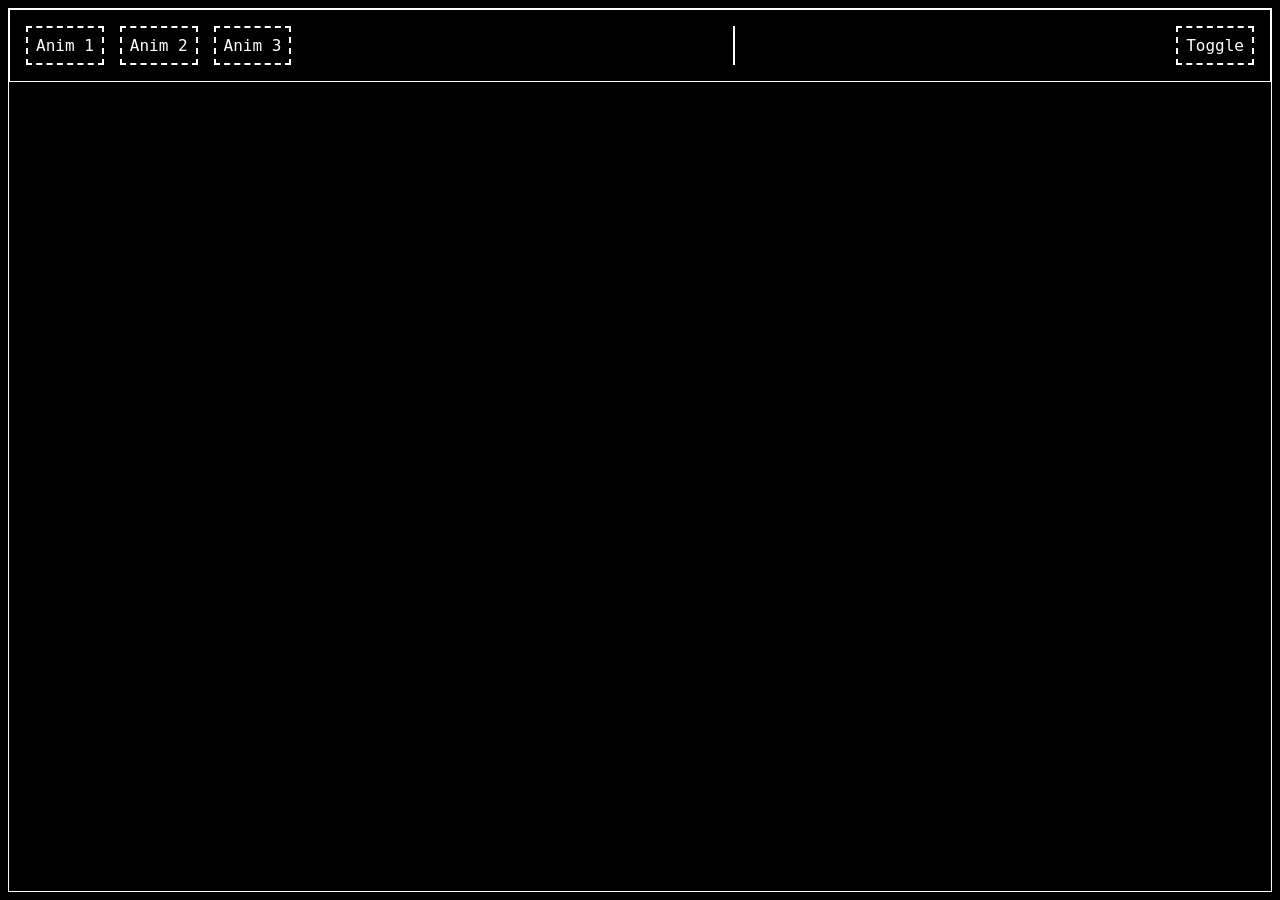
<file: experiment/css-animation-and-popover-mobile/index.html>
<html>
<head>


  <meta name="viewport" content="width=device-width, initial-scale=1.0">

<sty<html>
<head>


  <meta name="viewport" content="width=device-width, initial-scale=1.0">

<style>




@keyframes rotX {
  0% { transform: rotateX(0);}
  33% { transform: rotateX(360deg);}
  66% { transform: rotateX(0);}
  100% { transform: rotateX(-360deg);}
}


@keyframes rotY {
  0% { transform: rotateY(0);}
  33% { transform: rotateY(360deg); }
  66% { transform: rotateY(0);}
  100% { transform: rotateY(-360deg)}
}


@keyframes rotZ {
  0% { transform: rotateZ(0);
      
     }
  33% { transform: rotateZ(360deg);
        
      }
  66% { transform: rotateZ(0);
        
        
      }
  100% { transform: rotateZ(-360deg);
         
       }
}

@keyframes rotZZ {
  0% { transform: rotateZ(-360deg); }
      
  100% { transform: rotateZ(360deg);
         
       }
}

@keyframes huef {
  0% { 
       filter: invert(1) hue-rotate(0)
     }
  33% { 
        filter: invert(1) hue-rotate(360deg);
      }
  66% { 
        filter: invert(1) hue-rotate(0)
        
      }
  100% { 
         filter: invert(1) hue-rotate(-360deg)
       }
}

@keyframes huefi {
  0% { 
       filter: invert(1)
     }
  100% { 
         filter: invert(0)
       }
}



 :root, body, button, label {
color: white;
background-color: black;
font-family: monospace !important;
font-size: 16px; }



:root {


.notes li {
  opacity: 0;
  filter: grayscale(1);
  transition:
  filter steps(2, jump-none) .5s,
  opacity steps(3, jump-none) .5s;
   &#l0 {transition-delay: none}
   &#l1 {transition-delay:  .1s}
   &#l2 {transition-delay:  .2s}
   &#l3 {transition-delay:  .3s}
   &#l4 {transition-delay:  .4s}
   &#l5 {transition-delay:  .5s}
   
}

*:has(menu > li > input:checked) {
  :where(div, span, em, section, article) { border: 2px solid var(--alt)}
  .notes {
  li {
    filter: grayscale(0);
    opacity: 1;
    }
    border: none}
}

 * > *:not(menu, main, .notes, ul,li, del) {
  
  transition: outline 1s cubic-bezier(0, 1, 0.58, 1);
  outline: 20px dashed transparent;
  
  &:hover, &:focus {
    mix-blend-mode: exclusion; 
    outline: 2px solid var(--accent)}

}
  .rot {
  mix-blend-mode: difference;
    font-size: 2px;
    width: 10px ;
    /*width: 32px;*/
  /* height: 10px; /* <-- for arm*/
    line-height: .75rem;
    animation: rotZ 22s alternate infinite ease-in-out;
    &.X  {animation:
      rotX 17s alternate infinite ease-in,
      huef 17s alternate infinite ease-in; } 
    &.Y  {animation:
      rotY 13s alternate infinite ease-out,
      huef 13s alternate infinite ease-out; }
    &.Z  {animation:
      rotZ 15s alternate infinite ease-in-out,
      huef 15s alternate infinite ease-in-out;}


    
    &.A {
      display: block;
        }
    em {
      color: magenta;
      background-color: magenta;
      padding-block: 0rem;
      &::before, &::after {
        float: left;
        content: 'X';
        opacity: 1;
        background-color: red;
        color: red;
        padding-inline: 1rem;
        animation: marg 7s ease-in infinite;
        box-shadow:
          0 0rem 4rem hsl(from currentcolor h s l / .7);
      }
      &::after {
        
        float: right;
    }
}
      span > &::before {
        background-color: cyan;
        color: red;
      }
      span > &::after {
        background-color: yellow;
        color: yellow;
      }


        * > &:nth-of-type(1n+3):before {
      content: 'X';
      position: absolute;
      mix-blend-mode: difference;
      animation: huefi 1s steps(2, jump-none) alternate infinite;
        }
  }}
  
article {transform: scale(.155); 
  section {

    /*display: none;*/
    align-items: center;
 /*  margin: auto;*/
    width: 100% !important;
    height: 1px !important;


}

  }

body {

border: 1px solid white;

 }
menu {
position: relative;
border: 1px white solid;
list-style-type: none;
  display: flex;
  padding: 1rem;
  margin-bottom: 0;
 gap: 1em;
}

button, label {
  outline-offset: -2px;
  outline-size: 3px;
  display: inline-block;
  border: 2px dashed currentcolor;
  padding: 8px;
  user-select: nonze;
  }
input { display: none; }

article {
border: 100px dashed blue;
/*backdrop-filter: invert(1);*/
}

:root {
  --alt: magenta;
  --accent: yellow;
  }

/*:has(#one:popover-open) button#bone { color: var(--accent)}
:has(#two:popover-open) button#btwo { color: var(--accent)}
:has(#three:popover-open) button { color: var(--accent)}*/

:has(#one:popover-open)   #bone,
:has(#two:popover-open)   #btwo,
:has(#three:popover-open) #bthree,
input:checked + label
/*:has(#protX:popover-open)   #brotX,
:has(#protY:popover-open)   #brotY,
:has(#protZ:popover-open)   #brotZ,*/ { color: var(--alt)}

#info { display: none }
:has(input:checked) #info { display: block }




/* Transition for the popover itself */

[popover]:popover-open {
  
  
  
  opacity: 1;
  filter: grayscale(0%);
}
/*
  position: fixed;
  inset: 0;
  width: fit-content;
  height: fit-content;
  margin: auto;
  border: solid;
  padding: 0.25em;
  overflow: auto;
  color: CanvasText;
  background-color: Canvas;

*/
[popover] {

  border: none;
  overflow: unset;
  background-color: transparent;
  filter: grayscale(100%);
  font-size: 1.2rem;
  padding: 100px;
  position: relative;
  inset: unset;
  top: 25%;
  left: 25%;
  width: 200px;
  height: 50px;
  margin: 0;
  transform: scale(.5);
  
  color: var(--alt);
    /* Final state of the exit animation */
  opacity: 0;
 
  
  transition: all
  .7s ease-in-out allow-discrete !important;
}

/* Needs to be after the previous [popover]:popover-open rule
to take effect, as the specificity is the same */
@starting-style {
  [popover]:popover-open {
    opacity: 0;
    filter: grayscale(100%);
  }
}

[popover]::backdrop {
  backdrop-filter: invert(0);
  transition: all .5s ease-out allow-discrete;
  }

[popover]:popover-open::backdrop {
  backdrop-filter: invert(0)}

@starting-style {
  [popover]:popover-open::backdrop { backdrop-filter: invert(1)}
}

/*#drotX, #drotY, #drot Z {
display: none }

:has(#protX:popover-open)   #drotX,
:has(#protY:popover-open)   #drotY,
:has(#protZ:popover-open)   #drotZ { display: flex }*/


code { color: var(--accent); user-select: all}
.pos {
  list-style-type: '+ ';
  
  ::marker { color: green }
}
.neg {
  list-style-type: '- ';
  ::marker { color: red; }
  }
  
::selection {
  /*color: red;*/
  background-color: blue;
}

</style>

</head>
<body class="anim">


<menu>
  <li>
    <button id="bone" popovertarget="one">
      Anim 1
    </button>
  </li>
  <li>
    <button id="btwo" popovertarget="two">
      Anim 2
    </button>
  </li>
  <li>
    <button id ="bthree" popovertarget="three">
      Anim 3
    </button>
  </li>
  <li style="margin-left: auto; display: inline-block; background-color: white; width: 2px; height: px">&nbsp;
  </li>
  <li style="margin-left: auto;">
    <input type="checkbox" id="frame"><label for="frame">Toggle</label>
  </li>
</menu>

<!--
<button id="brotX" popovertarget="protX">X</button>
<button id="brotY" popovertarget="protY">Y</button>
<button id="brotZ" popovertarget="protZ">Z</button>

<div id="drotX" style="filter: hue-rotate(50deg); animation: rotX 5s ease infinite alternate">
<div id="drotY" style="filter: hue-rotate(50deg); animation: rotY 6s ease infinite alternate">
<div id="drotZ" style="filter: hue-rotate(50deg); animation: rotZ 7s ease infinite alternate">
<em style="display: block !important">+++</em>
</div></div></div>

<div id="protX" popover="manual"><br>---</div>
<div id="protY" popover="manual">
&nbsp;|<br>
&nbsp;|<br>
&nbsp;|</div>
<div id="protZ" popover="manual">BEACON</div>
-->
<main>
<div class="notes">
<ul class="pos">
  <li id="l0">
    css <code>keyframe</code>/<code>transition</code> stuff
  </li>
  <li id="l1">
  scuffed <code>popover api</code> animation
  </li>
  <li id="l2">
    <code>:has(input:checked)</code>
    selector for toggle option
  </li>
</ul>
<ul class="neg">
  <li id="l3">
  <del style="opacity: .4">only either
    <code>popover</code>
    or
    <code>::backdrop</code>
    styling worked due to some bad css</del></li id="l4">
    <li id="l5">
    bad viewport behavior</li>
</ul
</div>


<div hidden style="animation: rotY 10s steps(5) infinite" xstyle="position: absolute width: 200px; animation: rotX 19.1s ease-out alternate, rotZ 1.136s alternate ease-in infinite, rotY 1.19s ease-in-out alternate"></div>

<article id="one" popover="manual">
<section style="animation: rotZ 45.2s ease-in infinite; filter: saturate(40%)" hhidden align="center"><div class="rot">
<em>S</em>
	<div class="rot".style="animation: rotZ 17s ease-in infinite alternate, huef 17s ease-in infinite alternate;">
	<em>X</em>
		<div class="rot" style="animation: rotZ 13s ease-out infinite alternate, huef 13s ease-out infinite alternate;">
		<em><strong>Y</strong></em>
			<div class="rot" style="animation: rotZ 15s ease-in-out infinite alternate, huef 15s ease-in infinite alternate;">
			<em>Z</em>
				<div class="rot">
				<span class="rot"><em>S</em><span class="rot X A" style="animation: rotZ 7s ease-in infinite alternate, huef 7s ease-in infinite alternate;"><em>X</em><span class="rot Y A" style="animation: rotZ 3s ease-out infinite alternate, huef 3s ease-out infinite alternate;"><em>Y</em><span class="rot Z A" style="animation: rotZ 5s ease-in-out infinite alternate, huef 17s ease-in-out infinite alternate";><em>Z</em><span class="rot A"><em>+</em></span><em>Z</em></span><em>Y</em></span><em>X</em></span><em>S</em></span>
				</div>
			<em>Z</em>
		</div>
		<em>Y</em>
		</div>
	<em>X</em>
	</div>
<em>S</em></div></section>
</article>


<!----------------><br><br><br><br>

<article id="two" popover="manual">
<section align="center" style=""> 
<div style="animation: huefi 1s steps(2, jump-none) alternate infinite;"><div style="animation: rotZ 101s ease-in-out alternate infinite" class="rot">
<em>S</em>
	<div class="rot X">
	<em>X</em>
		<div class="rot Y">
		<em><strong>Y</strong></em>
			<div class="rot Z">
			<em>Z</em>
				<div class="rot">
				<span class="rot"><em>S</em><span class="rot X A Z Y"><em>X</em><span class="rot Y A X Z"><em>Y</em><span class="rot Z A X Y"><em>Z</em><span class="rot A"><em>+</em></span><em>Z</em></span><em>Y</em></span><em>X</em></span><em>S</em></span>
				</div>
			<em>Z</em>
		</div>
		<em>Y</em>
		</div>
	<em>X</em>
	</div>
<em>S</em></div></section>
</article>

<!----------------><br><br><br><br>

<article id="three" popover="manual">
<section align="center"><div style="animation: rotZ 45.2s ease-in infinite;"><div class="rot Z">
<em>S</em>
	<div class="rot Z">
	<em>X</em>
		<div class="rot Z">
		<em><strong>Y</strong></em>
			<div class="rot Z">
			<em>Z</em>
				<div class="rot">
				<span class="rot"><em>S</em><span class="rot Z A"><em>X</em><span class="rot Z A"><em>Y</em><span class="rot Z A"><em>Z</em><span class="rot A"><em>+</em></span><em>Z</em></span><em>Y</em></span><em>X</em></span><em>S</em></span>
				</div>
			<em>Z</em>
		</div>
		<em>Y</em>
		</div>
	<em>X</em>
	</div>
<em>S</em></div></section>
</article>
</main>
</body>
</html>
</file>
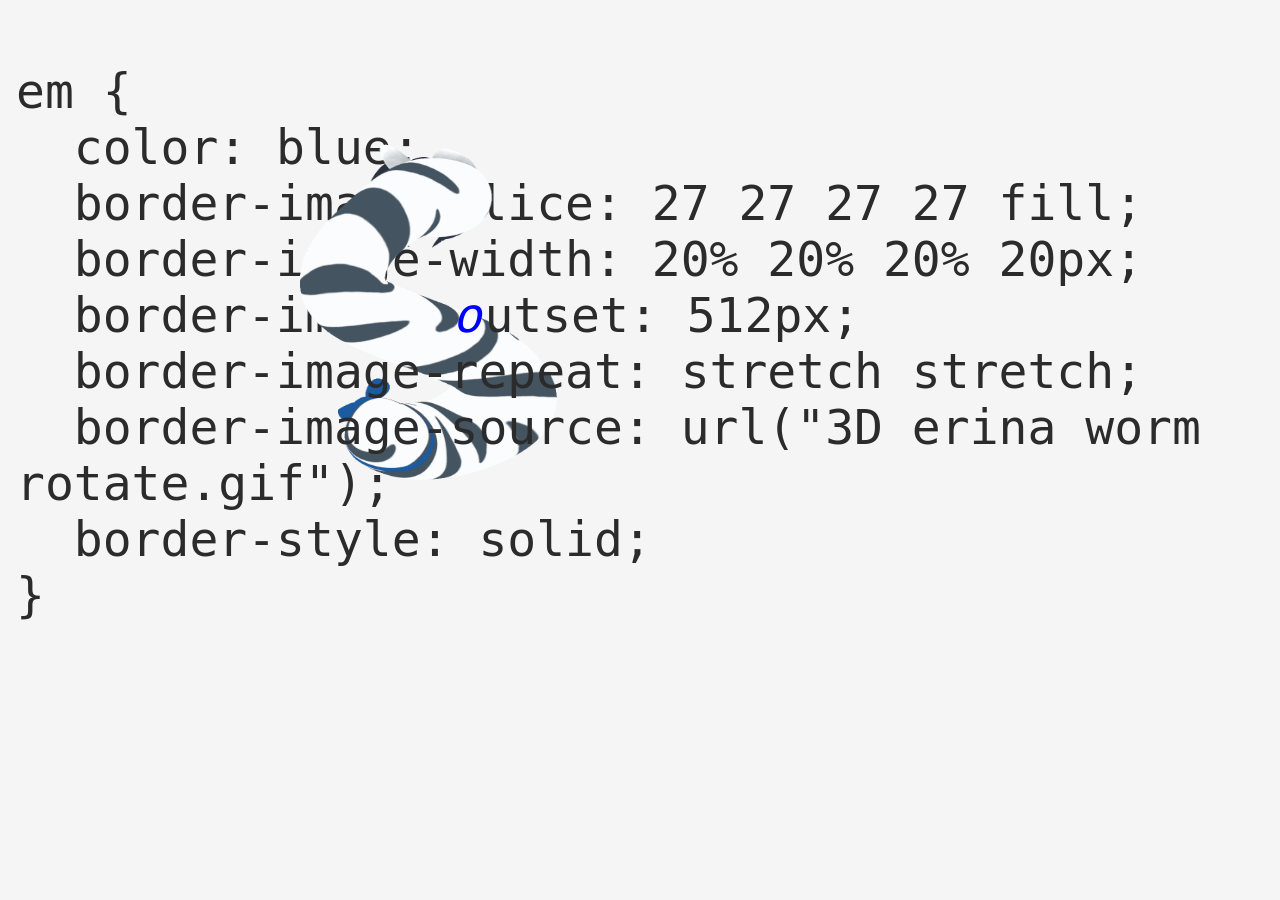
<file: experiment/css-border-image/index.html>
<html>
<head>
<style>
body {
    font-size: 48px;
    background-color: whitesmoke;
    color: #2b2b2b;
    margin-left: 1rem;
}
code::selection {
  background-color: rgba(0,0,255,0.35);
}
em {  
color: blue;
border-image-slice: 27 27 27 27 fill;
border-image-width: 20% 20% 20% 20px;
border-image-outset:  256px;
border-image-repeat: stretch stretch;
border-image-source: url("3D erina worm rotate.gif");
border-style: solid;
}
</style>
</head>
<body>
<br>
<code>
em {<br>
&nbsp;&nbsp;color: blue;<br>
&nbsp;&nbsp;border-image-slice: 27 27 27 27 fill;<br>
&nbsp;&nbsp;border-image-width: 20% 20% 20% 20px;<br>
&nbsp;&nbsp;border-image-<em>o</em>utset:  512px;<br>
&nbsp;&nbsp;border-image-repeat: stretch stretch; <br>
&nbsp;&nbsp;border-image-source: url("3D erina worm rotate.gif");<br>
&nbsp;&nbsp;border-style: solid;<br>
}<br>
</code>
</body>
</html>
</file>
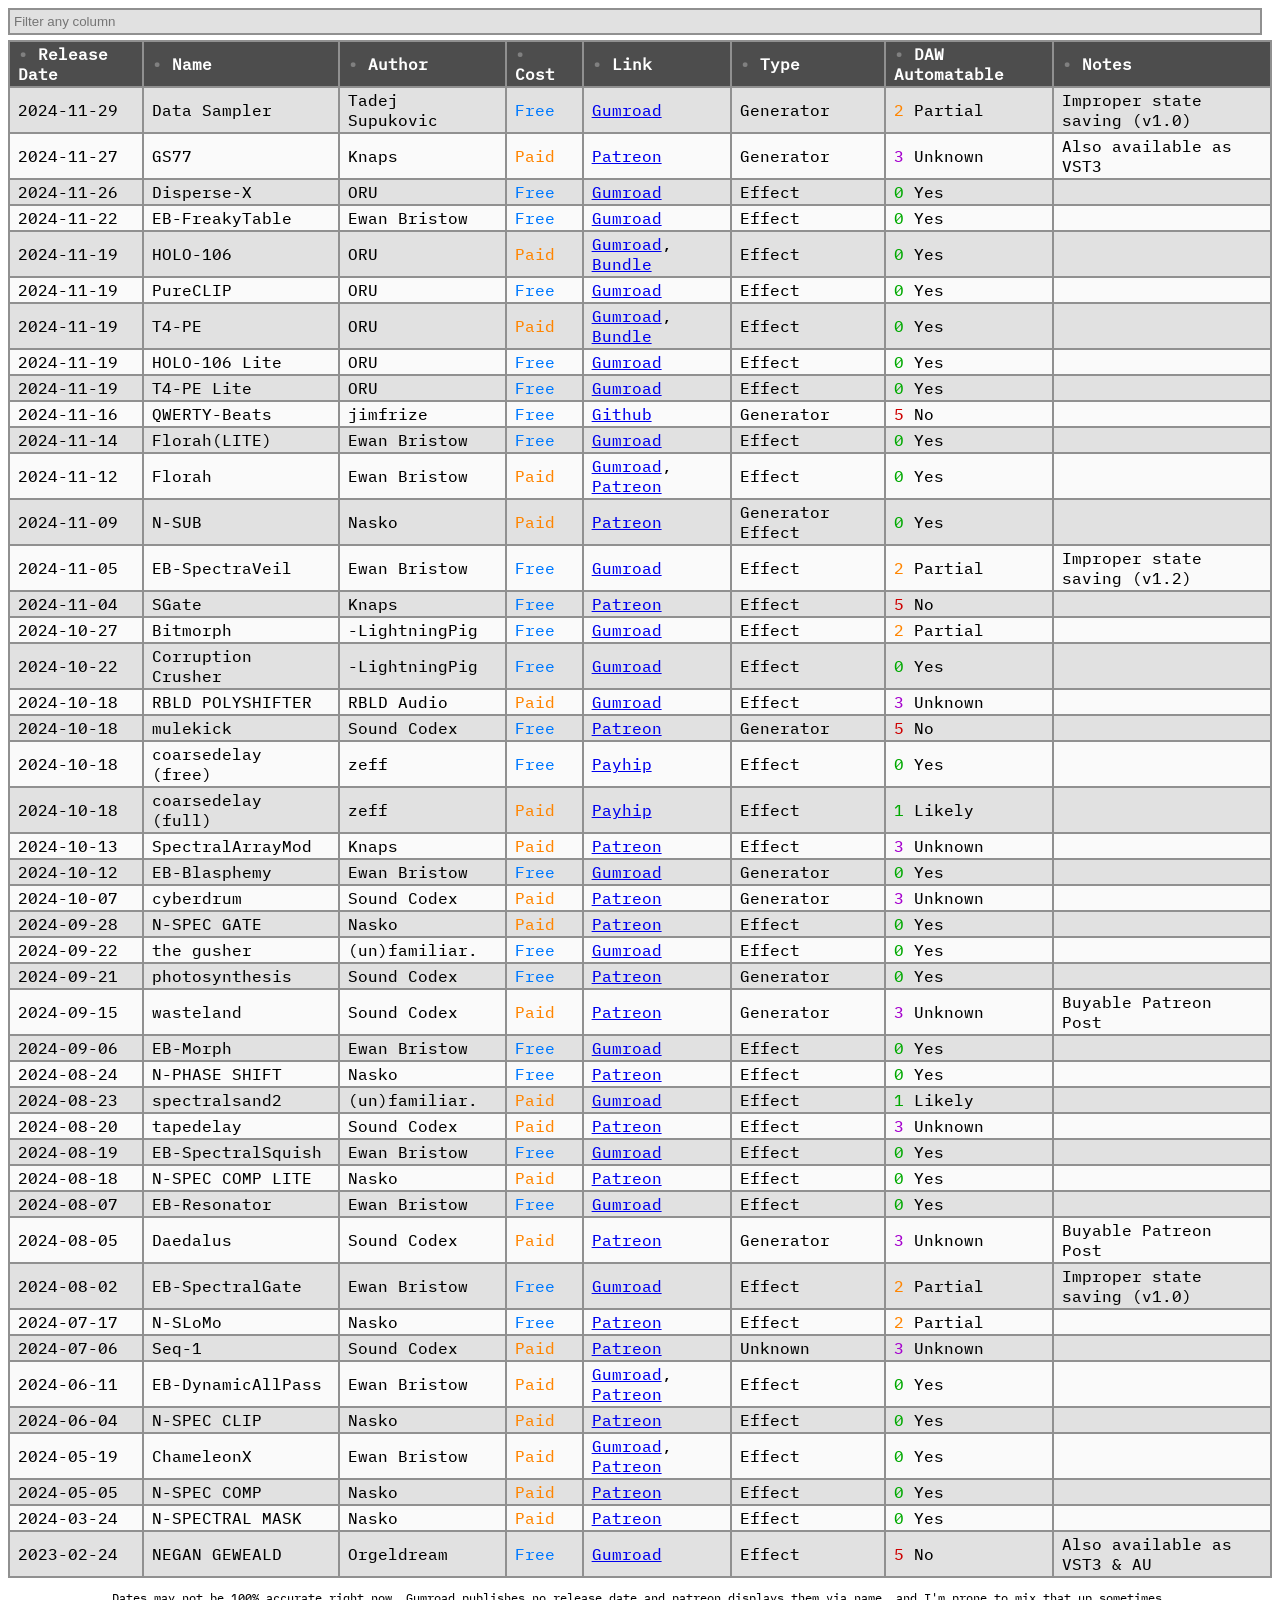
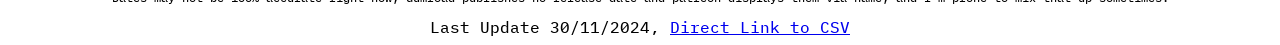
<file: plugdata/plugdir/index.html>
<!DOCTYPE html>
<html>
<head>
    <title>Plugdata Plugin-like Patches</title>


    <style>
      :root {
        --row-color-even: #FAFAFA;;
        --row-color-odd: #E1E1E1;

      }
      @font-face {
        font-family: 'IBMPlexMono';
        src: url('fonts/IBMPlexMono-Text-Latin1.woff') format('woff');
      }


      body { background-color: #ffffff;
        font-family: "IBMPlexMono", monospace;
        font-feature-settings:"ss02" 1, "ss03" 1, "ss05" 1, "ss06" 1;
        }


      div {
       margin-left:auto;
       margin-right: auto;
       width:fit-content;

      }
      
      table {
        border-spacing: 0;
        border: 1px solid #909090;
      }
      
      th {
        cursor: pointer;
        background-color: #4D4D4D;
        color: #ffffff;
      }
      th, td {
        border: 1px solid #909090;
        text-align: left;
        padding-left: 8px;
        padding-right: 16px;
        padding-top: 2px;
        padding-bottom: 2px;
      }
      
      tr:nth-child(odd) {
          background-color: var(--row-color-even);
      }
      tr:nth-child(even) {
        background-color: var(--row-color-odd)
      }
      
      #free {
        color: #007AFF;
      }
      
      
      #paid {
        color: #FF8500;
      }
      
      #myInput {
        background-color: var(--row-color-odd);
        min-width: 98.25%;
        padding: 4px;
        border: 2px solid #909090;
        margin-bottom: 5px;
      }
      
      th::before {
        content: "• ";
        color: gray;
      }
      th.sorted-asc::before {
        content: "↑ ";
        color: #FAFAFA;
      }
      
      th.sorted-desc::before {
        content: "↓ ";
        color: #FAFAFA;
      }

      #state_0::first-letter, #state_1::first-letter { 
        color: #00A900;
      }
      #state_2::first-letter {
        color: #FF8500;
      }

      #state_4::first-letter, #state_5::first-letter {
        color:#CE0000;
      }
      #state_3::first-letter {
       color: #A500CE;
      }
      
      #state_0::after { 
        content:" Yes";
      }
      #state_1::after { 
        content:" Likely";
      }
      #state_2::after {
        content:" Partial";
      }

      #state_4::after{
        content:" Unlikely";
      }
      #state_5::after {
        content:" No";
      }
      #state_3::after {
       content:" Unknown";
      }

      </style>
</head>
<body>
<div id="centered">
<input type="text" id="myInput" onkeyup="searchTable()" placeholder="Filter any column">

<table id="myTable">
  <tr>
    <th onclick="sortTable(0)">Release Date</th>
    <th onclick="sortTable(1)">Name</th>
    <th onclick="sortTable(2)">Author</th>
    <th onclick="sortTable(3)">Cost</th>
    <th onclick="sortTable(4)">Link</th>
    <th onclick="sortTable(5)">Type</th>
    <th onclick="sortTable(6)">DAW Automatable</th>
    <th onclick="sortTable(7)">Notes</th>
  </tr>

    <tr>
      <td>2024-11-29</td>
      <td>Data Sampler</td>
      <td>Tadej Supukovic</td>
      <td id="free">Free</td>
      <td><a href="https://tdspkaudio.gumroad.com/l/datasampler?layout=profile">Gumroad</a></td>
      <td>Generator</td>
      <td id="state_2">2</td>
      <td>Improper state saving (v1.0)</td>
    </tr>
    <tr>
      <td>2024-11-27</td>
      <td>GS77</td>
      <td>Knaps</td>
      <td id="paid">Paid</td>
      <td><a href="https://www.patreon.com/posts/gs77-full-116821234">Patreon</a></td>
      <td>Generator</td>
      <td id="state_3">3</td>
      <td>Also available as VST3</td>
    </tr>
    <tr>
      <td>2024-11-26</td>
      <td>Disperse-X</td>
      <td>ORU</td>
      <td id="free">Free</td>
      <td><a href="https://oruaudio.gumroad.com/l/disperse-x">Gumroad</a></td>
      <td>Effect</td>
      <td id="state_0">0</td>
      <td></td>
    </tr>
    <tr>
      <td>2024-11-22</td>
      <td>EB-FreakyTable</td>
      <td>Ewan Bristow</td>
      <td id="free">Free</td>
      <td><a href="https://ewanbristow.gumroad.com/l/freakytable">Gumroad</a></td>
      <td>Effect</td>
      <td id="state_0">0</td>
      <td></td>
    </tr>
    <tr>
      <td>2024-11-19</td>
      <td>HOLO-106</td>
      <td>ORU</td>
      <td id="paid">Paid</td>
      <td><a href="https://oruaudio.gumroad.com/l/holo106">Gumroad</a>, <a href="https://oruaudio.gumroad.com/l/retropalette?layout=profile">Bundle</a></td>
      <td>Effect</td>
      <td id="state_0">0</td>
      <td></td>
    </tr>
    <tr>
      <td>2024-11-19</td>
      <td>PureCLIP</td>
      <td>ORU</td>
      <td id="free">Free</td>
      <td><a href="https://oruaudio.gumroad.com/l/pureclip">Gumroad</a></td>
      <td>Effect</td>
      <td id="state_0">0</td>
      <td></td>
    </tr>
    <tr>
      <td>2024-11-19</td>
      <td>T4-PE</td>
      <td>ORU</td>
      <td id="paid">Paid</td>
      <td><a href="https://oruaudio.gumroad.com/l/t4pe">Gumroad</a>, <a href="https://oruaudio.gumroad.com/l/retropalette?layout=profile">Bundle</a></td>
      <td>Effect</td>
      <td id="state_0">0</td>
      <td></td>
    </tr>
    <tr>
      <td>2024-11-19</td>
      <td>HOLO-106 Lite</td>
      <td>ORU</td>
      <td id="free">Free</td>
      <td><a href="https://oruaudio.gumroad.com/l/holo106lite">Gumroad</a></td>
      <td>Effect</td>
      <td id="state_0">0</td>
      <td></td>
    </tr>
    <tr>
      <td>2024-11-19</td>
      <td>T4-PE Lite</td>
      <td>ORU</td>
      <td id="free">Free</td>
      <td><a href="https://oruaudio.gumroad.com/l/t4pelite">Gumroad</a></td>
      <td>Effect</td>
      <td id="state_0">0</td>
      <td></td>
    </tr>
    <tr>
      <td>2024-11-16</td>
      <td>QWERTY-Beats</td>
      <td>jimfrize</td>
      <td id="free">Free</td>
      <td><a href="https://github.com/jimfrize/qwerty-beats">Github</a></td>
      <td>Generator</td>
      <td id="state_5">5</td>
      <td></td>
    </tr>
    <tr>
      <td>2024-11-14</td>
      <td>Florah(LITE)</td>
      <td>Ewan Bristow</td>
      <td id="free">Free</td>
      <td><a href="https://ewanbristow.gumroad.com/l/FlorahLITE">Gumroad</a></td>
      <td>Effect</td>
      <td id="state_0">0</td>
      <td></td>
    </tr>
    <tr>
      <td>2024-11-12</td>
      <td>Florah</td>
      <td>Ewan Bristow</td>
      <td id="paid">Paid</td>
      <td><a href="https://ewanbristow.gumroad.com/l/Florah">Gumroad</a>, <a href="https://www.patreon.com/user?u=47612738">Patreon</a></td>
      <td>Effect</td>
      <td id="state_0">0</td>
      <td></td>
    </tr>
    <tr>
      <td>2024-11-09</td>
      <td>N-SUB</td>
      <td>Nasko</td>
      <td id="paid">Paid</td>
      <td><a href="https://www.patreon.com/posts/n-sub-plugdata-115682326">Patreon</a></td>
      <td>Generator Effect</td>
      <td id="state_0">0</td>
      <td></td>
    </tr>
    <tr>
      <td>2024-11-05</td>
      <td>EB-SpectraVeil</td>
      <td>Ewan Bristow</td>
      <td id="free">Free</td>
      <td><a href="https://ewanbristow.gumroad.com/l/spectraveil">Gumroad</a></td>
      <td>Effect</td>
      <td id="state_2">2</td>
      <td>Improper state saving (v1.2)</td>
    </tr>
    <tr>
      <td>2024-11-04</td>
      <td>SGate</td>
      <td>Knaps</td>
      <td id="free">Free</td>
      <td><a href="https://www.patreon.com/posts/sgate-free-for-115304470">Patreon</a></td>
      <td>Effect</td>
      <td id="state_5">5</td>
      <td></td>
    </tr>
    <tr>
      <td>2024-10-27</td>
      <td>Bitmorph</td>
      <td>-LightningPig</td>
      <td id="free">Free</td>
      <td><a href="https://lightningpig.gumroad.com/l/bitmorph">Gumroad</a></td>
      <td>Effect</td>
      <td id="state_2">2</td>
      <td></td>
    </tr>
    <tr>
      <td>2024-10-22</td>
      <td>Corruption Crusher</td>
      <td>-LightningPig</td>
      <td id="free">Free</td>
      <td><a href="https://lightningpig.gumroad.com/l/Corruptioncrusher">Gumroad</a></td>
      <td>Effect</td>
      <td id="state_0">0</td>
      <td></td>
    </tr>
    <tr>
      <td>2024-10-18</td>
      <td>RBLD POLYSHIFTER</td>
      <td>RBLD Audio</td>
      <td id="paid">Paid</td>
      <td><a href="https://rbldaudio.gumroad.com/l/polyshifter">Gumroad</a></td>
      <td>Effect</td>
      <td id="state_3">3</td>
      <td></td>
    </tr>
    <tr>
      <td>2024-10-18</td>
      <td>mulekick</td>
      <td>Sound Codex</td>
      <td id="free">Free</td>
      <td><a href="https://www.patreon.com/posts/free-kick-plugin-114234438">Patreon</a></td>
      <td>Generator</td>
      <td id="state_5">5</td>
      <td></td>
    </tr>
    <tr>
      <td>2024-10-18</td>
      <td>coarsedelay (free)</td>
      <td>zeff</td>
      <td id="free">Free</td>
      <td><a href="https://payhip.com/b/UPhVE">Payhip</a></td>
      <td>Effect</td>
      <td id="state_0">0</td>
      <td></td>
    </tr>
    <tr>
      <td>2024-10-18</td>
      <td>coarsedelay (full)</td>
      <td>zeff</td>
      <td id="paid">Paid</td>
      <td><a href="https://payhip.com/b/UPhVE">Payhip</a></td>
      <td>Effect</td>
      <td id="state_1">1</td>
      <td></td>
    </tr>
    <tr>
      <td>2024-10-13</td>
      <td>SpectralArrayMod</td>
      <td>Knaps</td>
      <td id="paid">Paid</td>
      <td><a href="https://www.patreon.com/posts/spectral-array-113919514">Patreon</a></td>
      <td>Effect</td>
      <td id="state_3">3</td>
      <td></td>
    </tr>
    <tr>
      <td>2024-10-12</td>
      <td>EB-Blasphemy</td>
      <td>Ewan Bristow</td>
      <td id="free">Free</td>
      <td><a href="https://ewanbristow.gumroad.com/l/Blasphemy">Gumroad</a></td>
      <td>Generator</td>
      <td id="state_0">0</td>
      <td></td>
    </tr>
    <tr>
      <td>2024-10-07</td>
      <td>cyberdrum</td>
      <td>Sound Codex</td>
      <td id="paid">Paid</td>
      <td><a href="https://www.patreon.com/posts/cyberdrum-v1-0-0-113553292">Patreon</a></td>
      <td>Generator</td>
      <td id="state_3">3</td>
      <td></td>
    </tr>
    <tr>
      <td>2024-09-28</td>
      <td>N-SPEC GATE</td>
      <td>Nasko</td>
      <td id="paid">Paid</td>
      <td><a href="https://www.patreon.com/posts/n-spec-gate-fx-112905340">Patreon</a></td>
      <td>Effect</td>
      <td id="state_0">0</td>
      <td></td>
    </tr>
    <tr>
      <td>2024-09-22</td>
      <td>the gusher</td>
      <td>(un)familiar.</td>
      <td id="free">Free</td>
      <td><a href="https://unfamiliartunes.gumroad.com/l/the-gusher">Gumroad</a></td>
      <td>Effect</td>
      <td id="state_0">0</td>
      <td></td>
    </tr>
    <tr>
      <td>2024-09-21</td>
      <td>photosynthesis</td>
      <td>Sound Codex</td>
      <td id="free">Free</td>
      <td><a href="https://www.patreon.com/posts/free-botanica-v1-112494633">Patreon</a></td>
      <td>Generator</td>
      <td id="state_0">0</td>
      <td></td>
    </tr>
    <tr>
      <td>2024-09-15</td>
      <td>wasteland</td>
      <td>Sound Codex</td>
      <td id="paid">Paid</td>
      <td><a href="https://www.patreon.com/posts/wasteland-v1-0-1-112121744">Patreon</a></td>
      <td>Generator</td>
      <td id="state_3">3</td>
      <td>Buyable Patreon Post</td>
    </tr>
    <tr>
      <td>2024-09-06</td>
      <td>EB-Morph</td>
      <td>Ewan Bristow</td>
      <td id="free">Free</td>
      <td><a href="https://ewanbristow.gumroad.com/l/rrsdkv">Gumroad</a></td>
      <td>Effect</td>
      <td id="state_0">0</td>
      <td></td>
    </tr>
    <tr>
      <td>2024-08-24</td>
      <td>N-PHASE SHIFT</td>
      <td>Nasko</td>
      <td id="free">Free</td>
      <td><a href="https://www.patreon.com/posts/n-phase-shift-fx-110714959">Patreon</a></td>
      <td>Effect</td>
      <td id="state_0">0</td>
      <td></td>
    </tr>
    <tr>
      <td>2024-08-23</td>
      <td>spectralsand2</td>
      <td>(un)familiar.</td>
      <td id="paid">Paid</td>
      <td><a href="https://unfamiliartunes.gumroad.com/l/spectralsand">Gumroad</a></td>
      <td>Effect</td>
      <td id="state_1">1</td>
      <td></td>
    </tr>
    <tr>
      <td>2024-08-20</td>
      <td>tapedelay</td>
      <td>Sound Codex</td>
      <td id="paid">Paid</td>
      <td><a href="https://www.patreon.com/posts/tapedelay-v1-4-0-110438245">Patreon</a></td>
      <td>Effect</td>
      <td id="state_3">3</td>
      <td></td>
    </tr>
    <tr>
      <td>2024-08-19</td>
      <td>EB-SpectralSquish</td>
      <td>Ewan Bristow</td>
      <td id="free">Free</td>
      <td><a href="https://ewanbristow.gumroad.com/l/SpectralSquish">Gumroad</a></td>
      <td>Effect</td>
      <td id="state_0">0</td>
      <td></td>
    </tr>
    <tr>
      <td>2024-08-18</td>
      <td>N-SPEC COMP LITE</td>
      <td>Nasko</td>
      <td id="paid">Paid</td>
      <td><a href="https://www.patreon.com/posts/n-spec-comp-lite-110333394">Patreon</a></td>
      <td>Effect</td>
      <td id="state_0">0</td>
      <td></td>
    </tr>
    <tr>
      <td>2024-08-07</td>
      <td>EB-Resonator</td>
      <td>Ewan Bristow</td>
      <td id="free">Free</td>
      <td><a href="https://ewanbristow.gumroad.com/l/EBResonator">Gumroad</a></td>
      <td>Effect</td>
      <td id="state_0">0</td>
      <td></td>
    </tr>
    <tr>
      <td>2024-08-05</td>
      <td>Daedalus</td>
      <td>Sound Codex</td>
      <td id="paid">Paid</td>
      <td><a href="https://www.patreon.com/posts/daedalus-v1-0-2-109511951">Patreon</a></td>
      <td>Generator</td>
      <td id="state_3">3</td>
      <td>Buyable Patreon Post</td>
    </tr>
    <tr>
      <td>2024-08-02</td>
      <td>EB-SpectralGate</td>
      <td>Ewan Bristow</td>
      <td id="free">Free</td>
      <td><a href="https://ewanbristow.gumroad.com/l/SpectralGate">Gumroad</a></td>
      <td>Effect</td>
      <td id="state_2">2</td>
      <td>Improper state saving (v1.0)</td>
    </tr>
    <tr>
      <td>2024-07-17</td>
      <td>N-SLoMo</td>
      <td>Nasko</td>
      <td id="free">Free</td>
      <td><a href="https://www.patreon.com/posts/n-slomo-plugdata-106385744">Patreon</a></td>
      <td>Effect</td>
      <td id="state_2">2</td>
      <td></td>
    </tr>
    <tr>
      <td>2024-07-06</td>
      <td>Seq-1</td>
      <td>Sound Codex</td>
      <td id="paid">Paid</td>
      <td><a href="https://www.patreon.com/posts/seq-1-patch-107603506">Patreon</a></td>
      <td>Unknown</td>
      <td id="state_3">3</td>
      <td></td>
    </tr>
    <tr>
      <td>2024-06-11</td>
      <td>EB-DynamicAllPass</td>
      <td>Ewan Bristow</td>
      <td id="paid">Paid</td>
      <td><a href="https://ewanbristow.gumroad.com/l/EB-DynamicAllPass">Gumroad</a>, <a href="https://www.patreon.com/user?u=47612738">Patreon</a></td>
      <td>Effect</td>
      <td id="state_0">0</td>
      <td></td>
    </tr>
    <tr>
      <td>2024-06-04</td>
      <td>N-SPEC CLIP</td>
      <td>Nasko</td>
      <td id="paid">Paid</td>
      <td><a href="https://www.patreon.com/posts/n-spec-clip-fx-105527346">Patreon</a></td>
      <td>Effect</td>
      <td id="state_0">0</td>
      <td></td>
    </tr>
    <tr>
      <td>2024-05-19</td>
      <td>ChameleonX</td>
      <td>Ewan Bristow</td>
      <td id="paid">Paid</td>
      <td><a href="https://ewanbristow.gumroad.com/l/chameleonxbeta">Gumroad</a>, <a href="https://www.patreon.com/user?u=47612738">Patreon</a></td>
      <td>Effect</td>
      <td id="state_0">0</td>
      <td></td>
    </tr>
    <tr>
      <td>2024-05-05</td>
      <td>N-SPEC COMP</td>
      <td>Nasko</td>
      <td id="paid">Paid</td>
      <td><a href="https://www.patreon.com/posts/n-spec-comp-fx-103688179">Patreon</a></td>
      <td>Effect</td>
      <td id="state_0">0</td>
      <td></td>
    </tr>
    <tr>
      <td>2024-03-24</td>
      <td>N-SPECTRAL MASK</td>
      <td>Nasko</td>
      <td id="paid">Paid</td>
      <td><a href="https://www.patreon.com/posts/n-spectral-mask-100980671">Patreon</a></td>
      <td>Effect</td>
      <td id="state_0">0</td>
      <td></td>
    </tr>
    <tr>
      <td>2023-02-24</td>
      <td>NEGAN GEWEALD</td>
      <td>Orgeldream</td>
      <td id="free">Free</td>
      <td><a href="https://orgeldream.gumroad.com/l/negangeweald">Gumroad</a></td>
      <td>Effect</td>
      <td id="state_5">5</td>
      <td>Also available as VST3 &amp; AU</td>
    </tr>
    </table>

 
</div>
<div style="text-align: center;"><p style="font-size: 12px;">Dates may not be 100% accurate right now, Gumroad publishes no release date and patreon displays them via name, and I'm prone to mix that up sometimes.</p>
Last Update 30/11/2024, <a href="https://github.com/DemandDystopia/demanddystopia.github.io/blob/main/plugdata/plugdir/Plugdir.csv">Direct Link to CSV</a></div>
<script>
function sortTable2(n) {
  var table, rows, switching, i, x, y, shouldSwitch, dir, switchcount = 0;
  var table = document.getElementById("myTable");
  switching = true;
  //Set the sorting direction to ascending:
  dir = "asc"; 
  /*Make a loop that will continue until
  no switching has been done:*/
  while (switching) {
    //start by saying: no switching is done:
    switching = false;
    rows = table.rows;
    /*Loop through all table rows (except the
    first, which contains table headers):*/
    for (i = 1; i < (rows.length - 1); i++) {
      //start by saying there should be no switching:
      shouldSwitch = false;
      /*Get the two elements you want to compare,
      one from current row and one from the next:*/
      x = rows[i].getElementsByTagName("TD")[n];
      y = rows[i + 1].getElementsByTagName("TD")[n];
      /*check if the two rows should switch place,
      based on the direction, asc or desc:*/
      if (dir == "asc") {
        if (x.innerHTML.toLowerCase() > y.innerHTML.toLowerCase()) {
          //if so, mark as a switch and break the loop:
          shouldSwitch= true;
          break;
        }
      } else if (dir == "desc") {
        if (x.innerHTML.toLowerCase() < y.innerHTML.toLowerCase()) {
          //if so, mark as a switch and break the loop:
          shouldSwitch = true;
          break;
        }
      }
    }
    if (shouldSwitch) {
      /*If a switch has been marked, make the switch
      and mark that a switch has been done:*/
      rows[i].parentNode.insertBefore(rows[i + 1], rows[i]);
      switching = true;
      //Each time a switch is done, increase this count by 1:
      switchcount ++;      
    } else {
      /*If no switching has been done AND the direction is "asc",
      set the direction to "desc" and run the while loop again.*/
      if (switchcount == 0 && dir == "asc") {
        dir = "desc";
        switching = true;
      }
    }
  }
  colorRows(table);

}

let lastSortedColumn = null; // Track the previously sorted column

function sortTable(n) {
  var table, rows, switching, i, x, y, shouldSwitch, dir, switchcount = 0;
  table = document.getElementById("myTable");
  switching = true;

  // Set the sorting direction to ascending:
  dir = "asc";

  // Get all the header cells
  const headers = table.getElementsByTagName("TH");

  // Clear classes for the previously sorted column (if any)
  if (lastSortedColumn !== null) {
    headers[lastSortedColumn].classList.remove("sorted-asc", "sorted-desc", "previous-sorted");
  }

  // Mark the last sorted column as previous, but only if it's not the same as the current column


  // Add an indicator to the currently sorted column
  headers[n].classList.add("sorted-" + dir);

  // Loop until no switching is needed
  while (switching) {
    switching = false;
    rows = table.rows;

    // Loop through rows except the header row
    for (i = 1; i < (rows.length - 1); i++) {
      shouldSwitch = false;

      // Get the two elements to compare
      x = rows[i].getElementsByTagName("TD")[n];
      y = rows[i + 1].getElementsByTagName("TD")[n];

      // Compare based on the direction
      if (dir === "asc") {
        if (x.innerHTML.toLowerCase() > y.innerHTML.toLowerCase()) {
          shouldSwitch = true;
          break;
        }
      } else if (dir === "desc") {
        if (x.innerHTML.toLowerCase() < y.innerHTML.toLowerCase()) {
          shouldSwitch = true;
          break;
        }
      }
    }

    if (shouldSwitch) {
      // Perform the switch
      rows[i].parentNode.insertBefore(rows[i + 1], rows[i]);
      switching = true;
      switchcount++;
    } else {
      // If no switching and direction is "asc", reverse to "desc"
      if (switchcount === 0 && dir === "asc") {
        dir = "desc";
        headers[n].classList.remove("sorted-asc");
        headers[n].classList.add("sorted-desc");
        switching = true;
      }
    }
  }

  // Update the lastSortedColumn to the current one
  lastSortedColumn = n;

  // Call your row coloring function
  colorRows(table);
}


function searchTable() {
  var input = document.getElementById("myInput");
  var filter = input.value.toUpperCase();
  var table = document.getElementById("myTable");
  var tr = table.getElementsByTagName("tr");

  for (var i = 0; i < tr.length; i++) {
    // Always display rows with <th> elements
    if (tr[i].getElementsByTagName("th").length > 0) {
      tr[i].style.display = "";
      continue;
    }

    var td = tr[i].getElementsByTagName("td");
    var rowVisible = false;

    for (var j = 0; j < td.length; j++) {
      var txtValue = td[j].textContent || td[j].innerText;
      if (txtValue.toUpperCase().indexOf(filter) > -1) {
        rowVisible = true;
        break;
      }
    }

    tr[i].style.display = rowVisible ? "" : "none";
  }

  // Apply alternating row colors
  colorRows(table);
}

function colorRows(table) {
  var tr = table.getElementsByTagName("tr");
  let visibleRowIndex = 0; // Track visible rows for alternating styles

  for (var i = 0; i < tr.length; i++) {
    // Skip rows that are hidden or contain <th> elements
    if (tr[i].style.display === "none" || tr[i].getElementsByTagName("th").length > 0) {
      continue;
    }

    // Apply alternating background colors to visible rows
    tr[i].style.backgroundColor = visibleRowIndex % 2 === 0 ? "var(--row-color-odd)" : "var(--row-color-even)";
    visibleRowIndex++;
  }
}

function Linkify(inputText) {
        //URLs starting with http://, https://, or ftp://
        var replacePattern1 = /(\b(https?|ftp):\/\/[-A-Z0-9+&@#\/%?=~_|!:,.;]*[-A-Z0-9+&@#\/%=~_|])/gim;
        var replacedText = inputText.replace(replacePattern1, '$1" target="_blank">$1</a>');

        //URLs starting with www. (without // before it, or it'd re-link the ones done above)
        var replacePattern2 = /(^|[^\/])(www\.[\S]+(\b|$))/gim;
        var replacedText = replacedText.replace(replacePattern2, '$1http://$2" target="_blank">$2</a>');

        //Change email addresses to mailto:: links
        var replacePattern3 = /(([a-zA-Z0-9_\-\.]+)@[a-zA-Z_]+?(?:\.[a-zA-Z]{2,6}))+/gim;
        var replacedText = replacedText.replace(replacePattern3, 'mailto:$1">$1</a>');

        return replacedText
    }
</script>

</body>
</html>
</file>
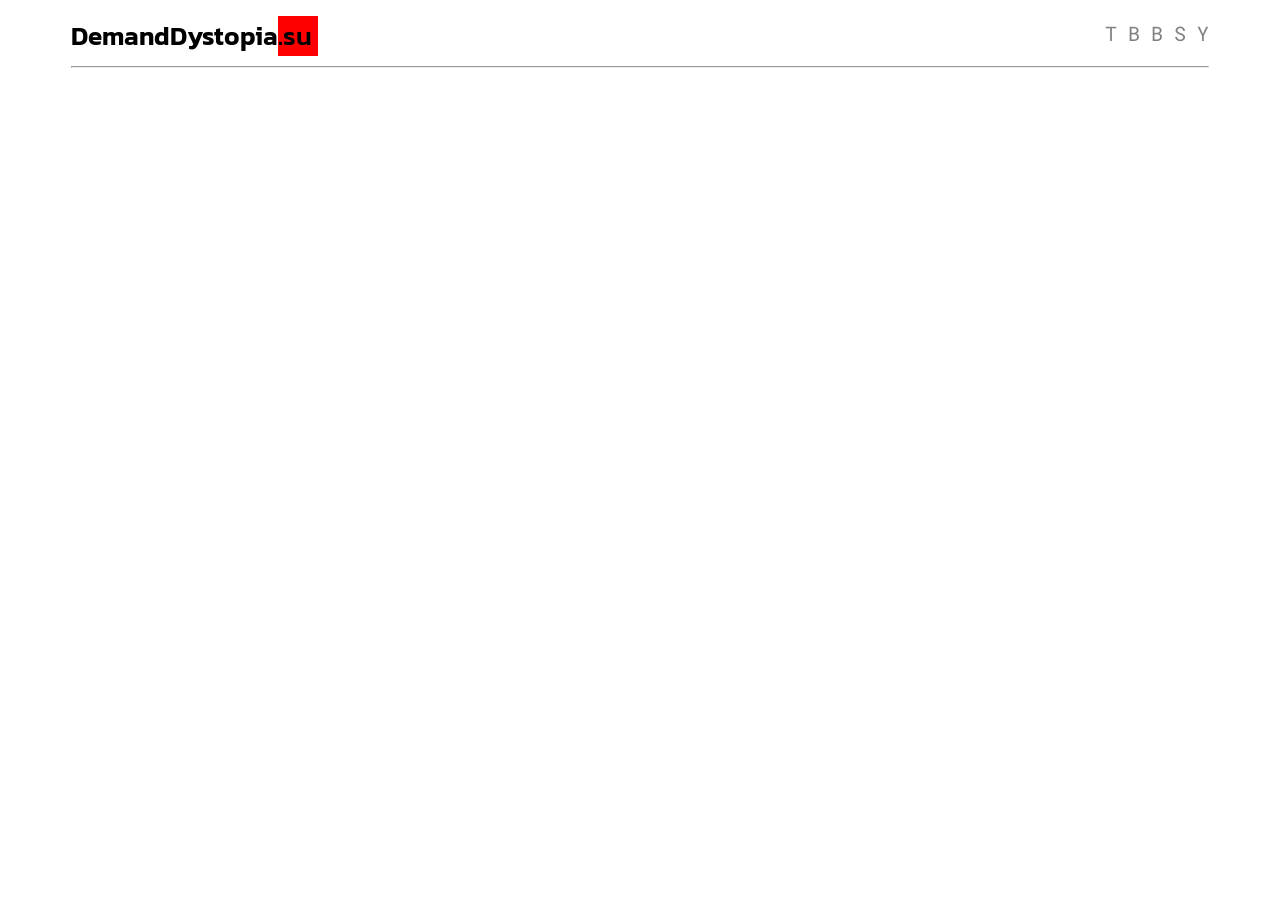
<file: index - Copy.html>
<!DOCTYPE html>
<html lang="en-US">
<head>
  <title>DemandDystopia.su</title>
<link rel="preconnect" href="https://fonts.googleapis.com">
<link rel="preconnect" href="https://fonts.gstatic.com" crossorigin>
<link href="https://fonts.googleapis.com/css2?family=Kanit:wght@500;600&family=Roboto+Mono&display=swap" rel="stylesheet">
	

<link rel="icon" type="image/png" sizes="32x32" href="resources/favicon-32x32.png">
<link rel="icon" type="image/png" sizes="16x16" href="resources/favicon-16x16.png">
<link rel="shortcut icon" href="resources/favicon.ico">
<meta name="theme-color" content="#ffffff">
	

  <style>
	* {
	 font-size: 105%;
	 font-family: 'Roboto Mono', monospace;
	 color: grey;
	}

	
	.title {
	 font-size: 125%;
	 font-weight: 600;
	 font-family: 'Kanit', sans-serif;
	 color: black;
	}
	
	.red {
	  font-size: 105%;
	  font-family: 'Kanit', sans-serif;
	  font-weight: 500;
	  background-color: red;
	  color: black;
	}

	
	.main {
     margin: 5%;
	 margin-top:1.25%;
	 margin-bottom: 0;
	 }
	 
	 a {
	  color: ;
	  text-decoration: none;
	  margin-bottom: 10%;
	  vertical-align: sub;
	 }
	 
	 a:hover {
	  color: red;
	  transition: 0.085s;
	 }

	
	
	.strike {
	 opacity: 35%;
	}
	
	h3 {
	text-decoration: underline;
	}
	
	.header {
	 display: flex;
	 flex-direction: row;
	 text-align: center;
	}
	
	.header0 {
	 flex-grow: 1;
	 text-align: left;
	}
	
	.header1 {
	 flex-grow: 4;
	}
	
	.header2 {
	 flex-grow: 1;
	 text-align: right;
	 font-size: 100%;
	 
	}
	
	span {

	}
  </style>
</head>
<body>	

<div class="main">
	<div class="header">
		<div class="header0">
			<span class="title" href="#">
				DemandDystopia<span class="red" class="title">.su&nbsp;</span>
			</span></div>		
		<div class="header1"></div>
		<div class="header2">
			<a>T</a>
			<a>B</a>
			<a>B</a>
			<a>S</a>
			<a>Y</a>
		</div>
	</div>
	

		<hr> 	
	
	<!--<video controls width=250" loop autoplay muted>
		<source src="frog.webm" type="video/webm">
	</video>-->
	
	
</div>
<div style="margin: 3.75%;">

</div>


</body>
</file>
<file: main.css>
@layer reset, base, page, utils;

/*--LAYERS--+
| utils: 🟧 | (global)
| page : 🟩 | (unique)
| base : 🟦 | (semi-global)
| reset: 🟥 | (global)
+----------*/

@layer utils {

}

/* @layer base { */
:any-link[href^="http"] {
    color: var(--clr-bl);
    text-decoration-style: double;
    text-decoration-color: var(--clr-blue);
}
/* } */
</file>
